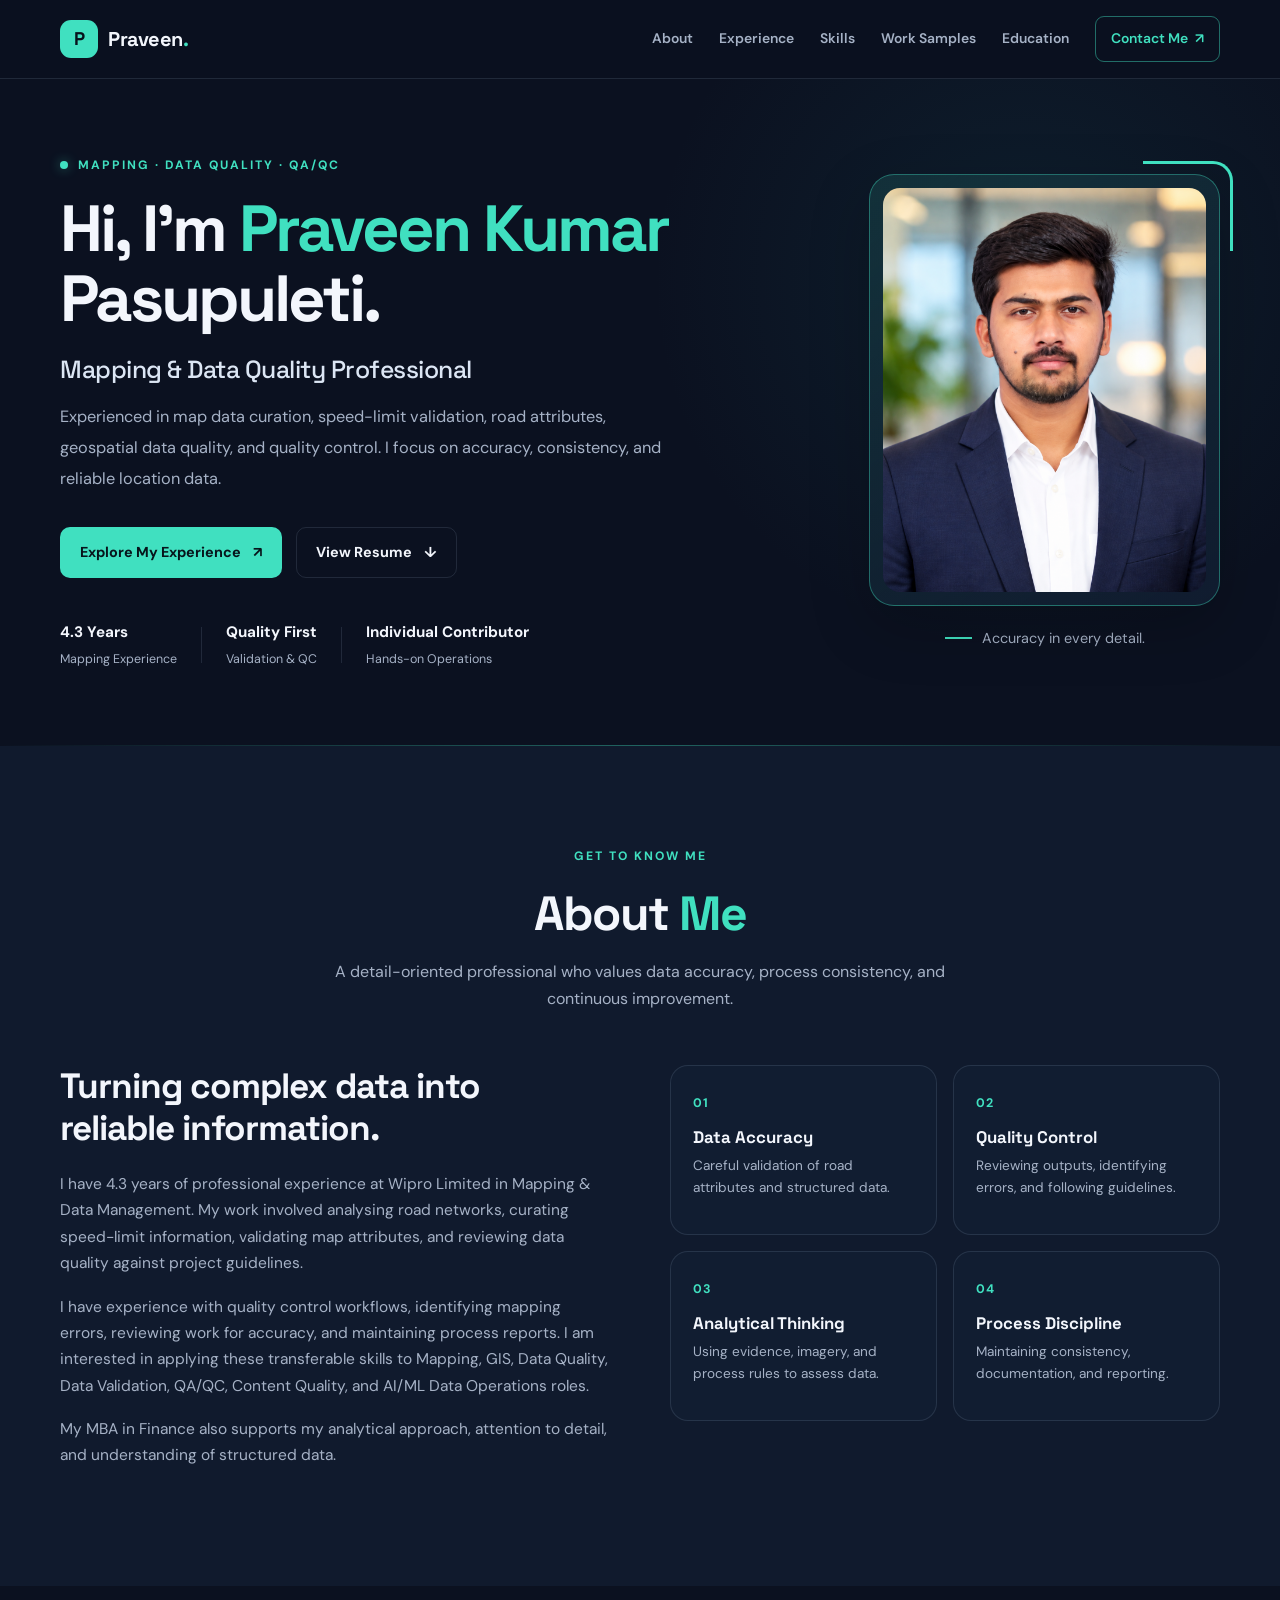
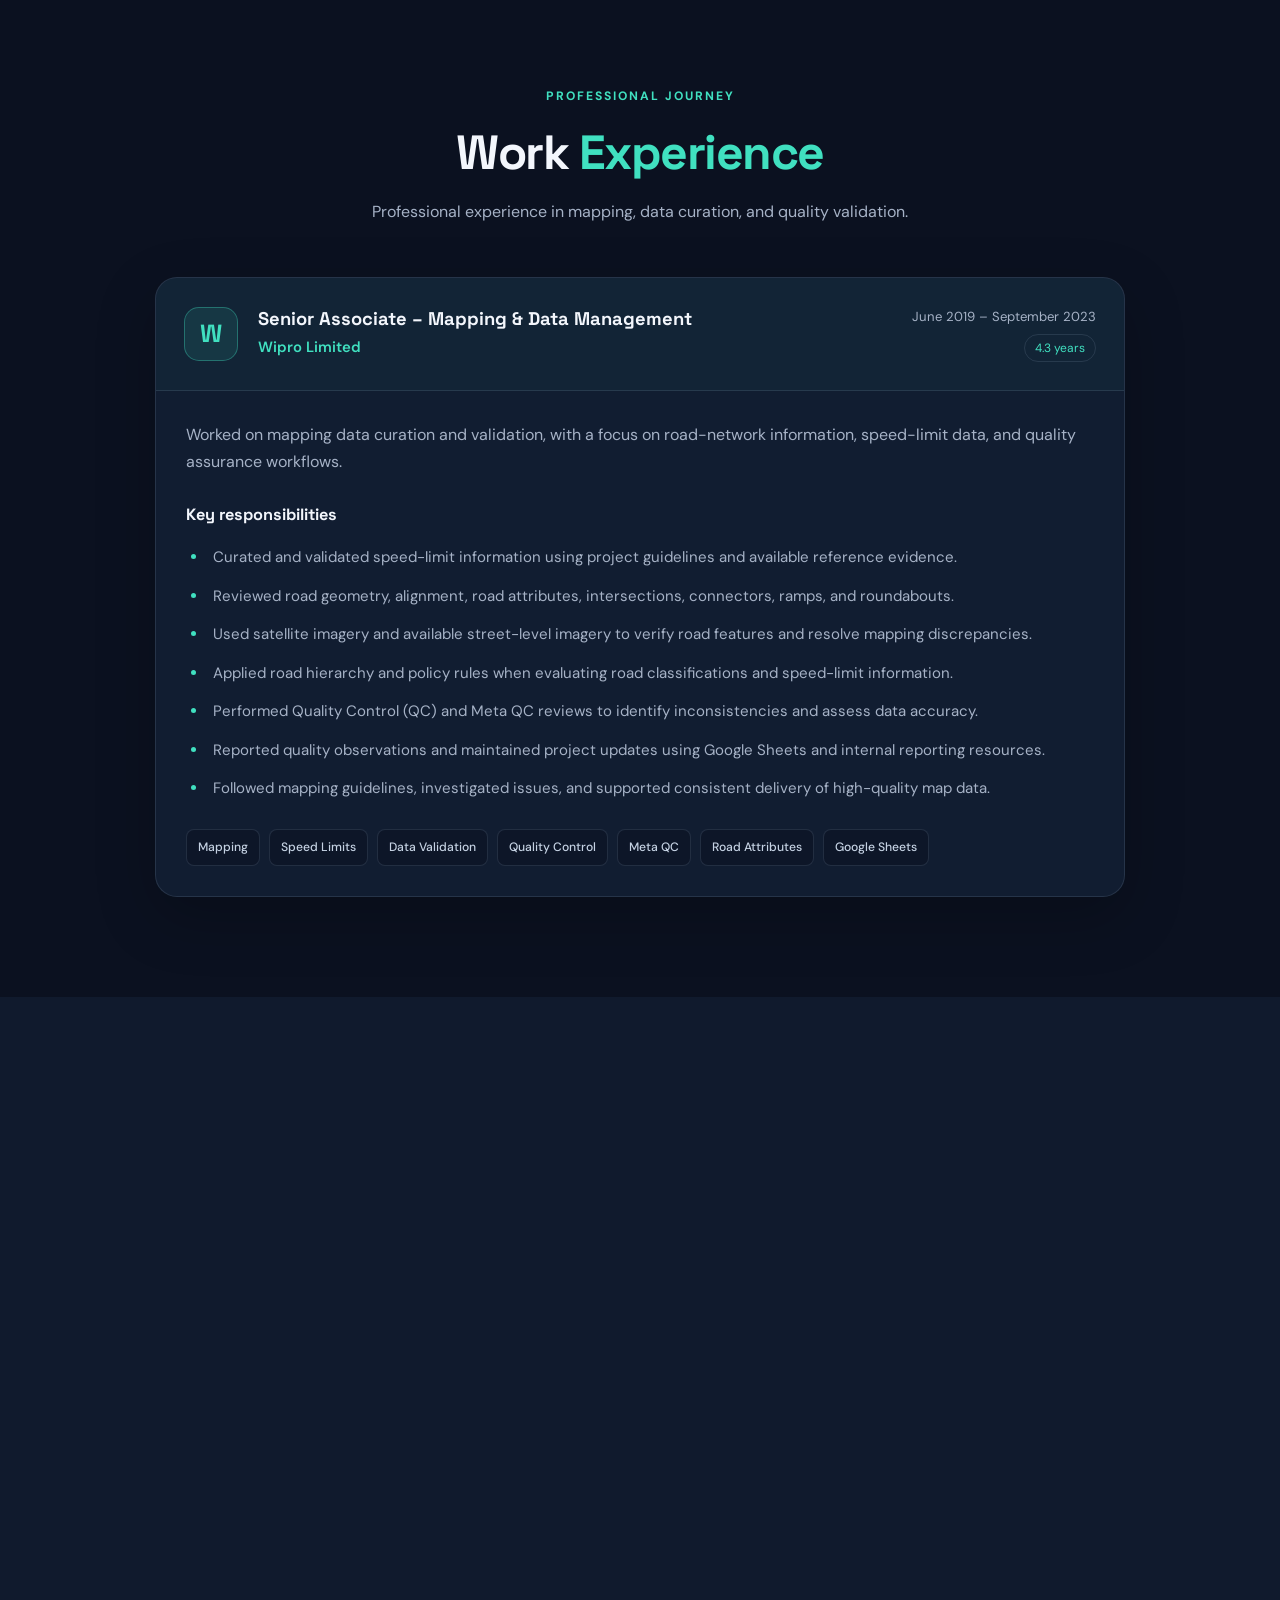
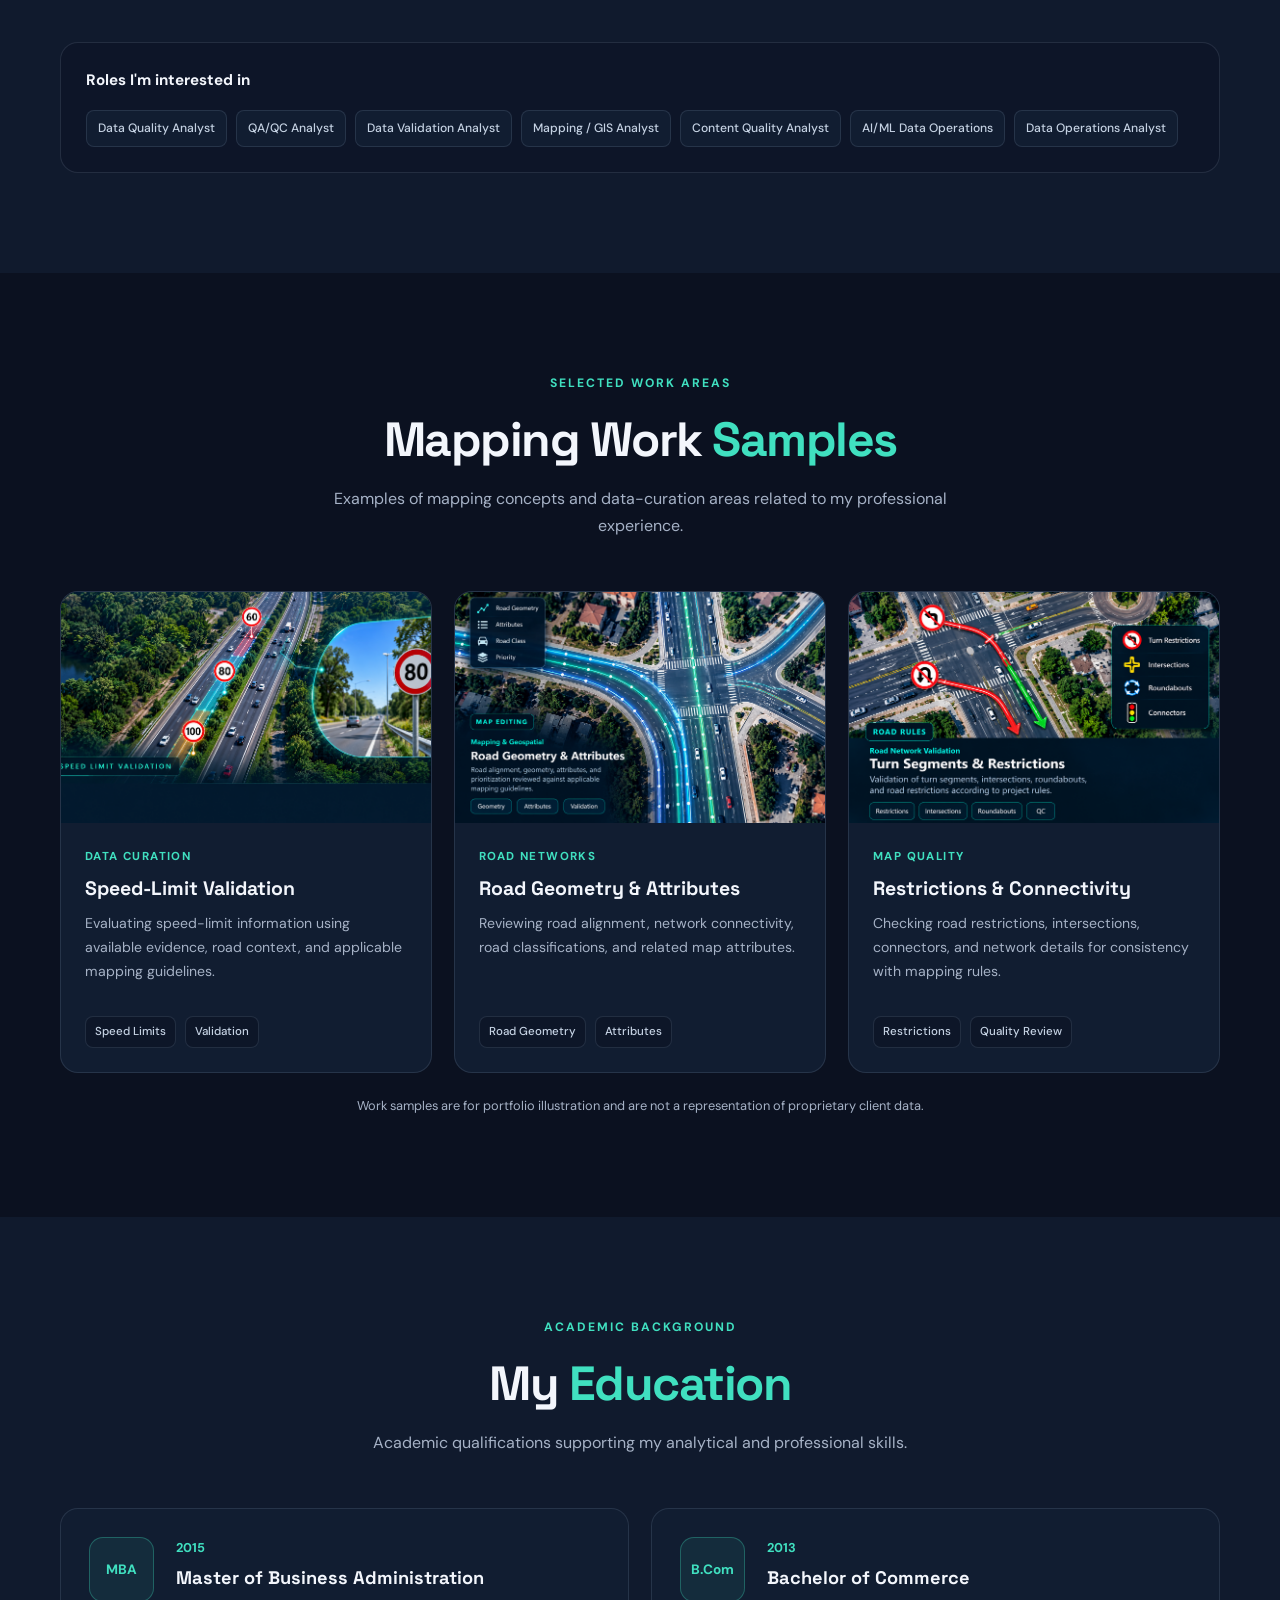
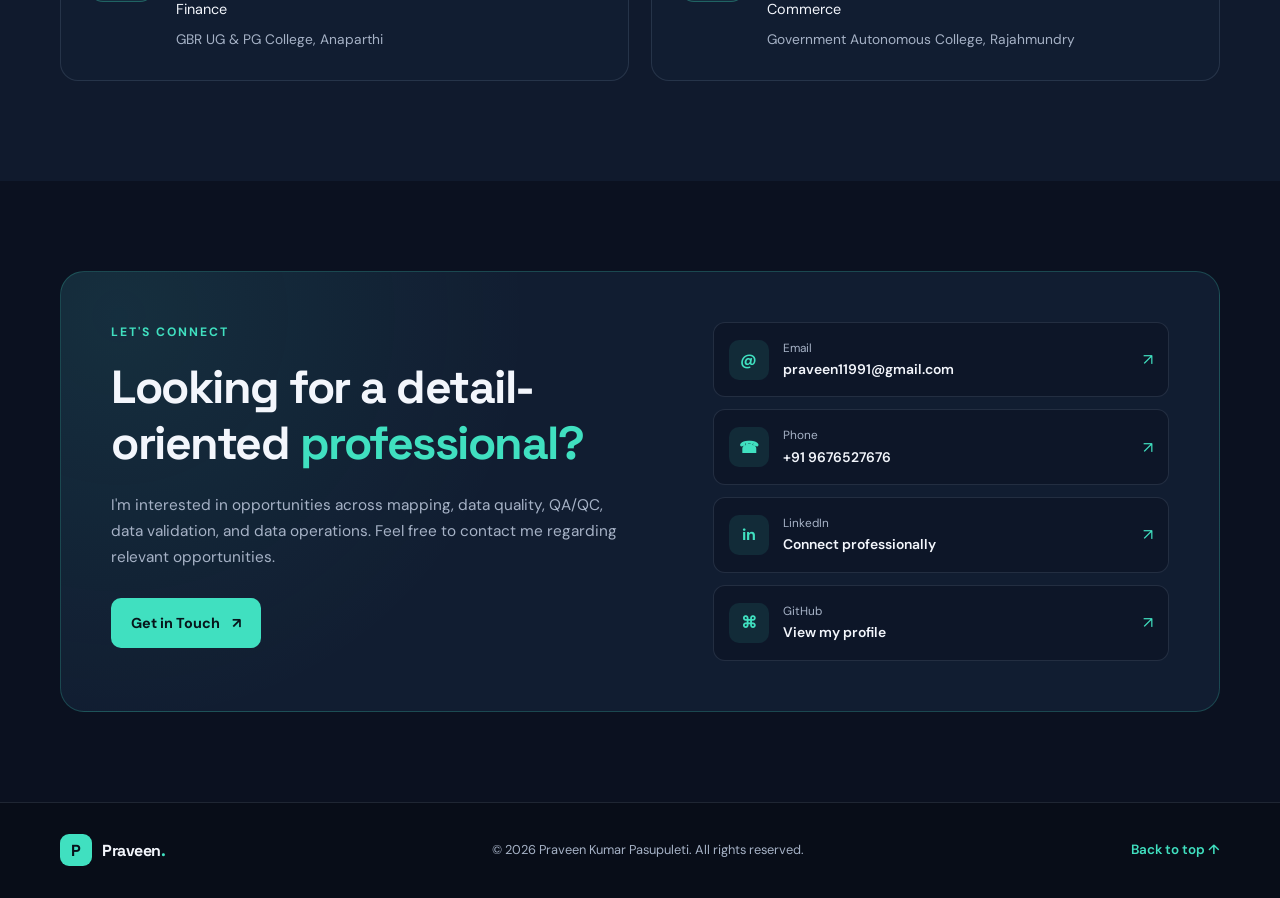
<file: index.html>
<!DOCTYPE html>
<html lang="en">
<head>
  <meta charset="UTF-8">
  <meta name="viewport" content="width=device-width, initial-scale=1.0">
  <meta name="theme-color" content="#0b1120">

  <meta
    name="description"
    content="Portfolio of Praveen Kumar Pasupuleti, a Mapping and Data Quality professional with 4.3 years of experience in map data curation, validation, and quality control."
  >

  <title>Praveen Kumar Pasupuleti | Mapping & Data Quality</title>

  <link rel="preconnect" href="https://fonts.googleapis.com">
  <link rel="preconnect" href="https://fonts.gstatic.com" crossorigin>
  <link
    href="https://fonts.googleapis.com/css2?family=DM+Sans:wght@400;500;600;700&family=Space+Grotesk:wght@400;500;600;700&display=swap"
    rel="stylesheet"
  >

  <link rel="stylesheet" href="styles.css">
  <script src="script.js" defer></script>
</head>

<body>
  <header class="site-header">
    <nav class="navbar container" aria-label="Main navigation">
      <a class="brand" href="#home" aria-label="Praveen portfolio home">
        <span class="brand-mark">P</span>
        <span>Praveen<span class="brand-dot">.</span></span>
      </a>

      <button
        class="menu-toggle"
        id="menuToggle"
        type="button"
        aria-label="Open navigation menu"
        aria-expanded="false"
        aria-controls="navLinks"
      >
        <span></span>
        <span></span>
        <span></span>
      </button>

      <div class="nav-links" id="navLinks">
        <a href="#about">About</a>
        <a href="#experience">Experience</a>
        <a href="#skills">Skills</a>
        <a href="#projects">Work Samples</a>
        <a href="#education">Education</a>
        <a class="nav-contact" href="#contact">Contact Me <span>↗</span></a>
      </div>
    </nav>
  </header>

  <main>
    <!-- Hero -->
    <section class="hero section" id="home">
      <div class="container hero-grid">
        <div class="hero-content">
          <p class="eyebrow">
            <span class="status-dot"></span>
            MAPPING · DATA QUALITY · QA/QC
          </p>

          <h1>
            Hi, I'm <span class="text-accent">Praveen Kumar</span>
            <br>
            Pasupuleti.
          </h1>

          <h2 class="hero-subtitle">
            Mapping &amp; Data Quality Professional
          </h2>

          <p class="hero-description">
            Experienced in map data curation, speed-limit validation,
            road attributes, geospatial data quality, and quality control.
            I focus on accuracy, consistency, and reliable location data.
          </p>

          <div class="hero-actions">
            <a class="btn btn-primary" href="#experience">
              Explore My Experience <span>↗</span>
            </a>

            <a
              class="btn btn-secondary"
              href="assets/Praveen_Kumar_Pasupuleti_Resume.pdf"
              target="_blank"
              rel="noopener noreferrer"
            >
              View Resume <span>↓</span>
            </a>
          </div>

          <div class="hero-highlights">
            <div class="highlight-item">
              <strong>4.3 Years</strong>
              <span>Mapping Experience</span>
            </div>

            <div class="highlight-divider"></div>

            <div class="highlight-item">
              <strong>Quality First</strong>
              <span>Validation &amp; QC</span>
            </div>

            <div class="highlight-divider"></div>

            <div class="highlight-item">
              <strong>Individual Contributor</strong>
              <span>Hands-on Operations</span>
            </div>
          </div>
        </div>

        <div class="hero-visual">
          <div class="portrait-frame">
            <div class="portrait-decoration"></div>
            <img
              class="profile-image"
              src="assets/praveen-profile.png.jpeg"
              alt="Portrait of Praveen Kumar Pasupuleti"
            >
          </div>
          <div class="portrait-caption">
            <span class="caption-line"></span>
            <span>Accuracy in every detail.</span>
          </div>
        </div>
      </div>

      <div class="hero-bottom-line"></div>
    </section>

    <!-- About -->
    <section class="section section-muted" id="about">
      <div class="container">
        <div class="section-heading">
          <p class="eyebrow">GET TO KNOW ME</p>
          <h2>About <span class="text-accent">Me</span></h2>
          <p>
            A detail-oriented professional who values data accuracy,
            process consistency, and continuous improvement.
          </p>
        </div>

        <div class="about-grid">
          <div class="about-copy">
            <h3>Turning complex data into reliable information.</h3>

            <p>
              I have 4.3 years of professional experience at Wipro Limited
              in Mapping &amp; Data Management. My work involved analysing
              road networks, curating speed-limit information, validating
              map attributes, and reviewing data quality against project
              guidelines.
            </p>

            <p>
              I have experience with quality control workflows, identifying
              mapping errors, reviewing work for accuracy, and maintaining
              process reports. I am interested in applying these transferable
              skills to Mapping, GIS, Data Quality, Data Validation, QA/QC,
              Content Quality, and AI/ML Data Operations roles.
            </p>

            <p>
              My MBA in Finance also supports my analytical approach,
              attention to detail, and understanding of structured data.
            </p>
          </div>

          <div class="about-facts">
            <article class="fact-card">
              <span class="fact-number">01</span>
              <h3>Data Accuracy</h3>
              <p>Careful validation of road attributes and structured data.</p>
            </article>

            <article class="fact-card">
              <span class="fact-number">02</span>
              <h3>Quality Control</h3>
              <p>Reviewing outputs, identifying errors, and following guidelines.</p>
            </article>

            <article class="fact-card">
              <span class="fact-number">03</span>
              <h3>Analytical Thinking</h3>
              <p>Using evidence, imagery, and process rules to assess data.</p>
            </article>

            <article class="fact-card">
              <span class="fact-number">04</span>
              <h3>Process Discipline</h3>
              <p>Maintaining consistency, documentation, and reporting.</p>
            </article>
          </div>
        </div>
      </div>
    </section>

    <!-- Experience -->
    <section class="section" id="experience">
      <div class="container">
        <div class="section-heading">
          <p class="eyebrow">PROFESSIONAL JOURNEY</p>
          <h2>Work <span class="text-accent">Experience</span></h2>
          <p>Professional experience in mapping, data curation, and quality validation.</p>
        </div>

        <article class="experience-card">
          <div class="experience-top">
            <div class="company-symbol">W</div>

            <div class="experience-title">
              <h3>Senior Associate – Mapping &amp; Data Management</h3>
              <p class="company-name">Wipro Limited</p>
            </div>

            <div class="experience-date">
              <span>June 2019 – September 2023</span>
              <span class="experience-duration">4.3 years</span>
            </div>
          </div>

          <div class="experience-body">
            <p class="experience-intro">
              Worked on mapping data curation and validation, with a focus
              on road-network information, speed-limit data, and quality
              assurance workflows.
            </p>

            <h4>Key responsibilities</h4>

            <ul class="responsibility-list">
              <li>
                Curated and validated speed-limit information using project
                guidelines and available reference evidence.
              </li>
              <li>
                Reviewed road geometry, alignment, road attributes,
                intersections, connectors, ramps, and roundabouts.
              </li>
              <li>
                Used satellite imagery and available street-level imagery
                to verify road features and resolve mapping discrepancies.
              </li>
              <li>
                Applied road hierarchy and policy rules when evaluating
                road classifications and speed-limit information.
              </li>
              <li>
                Performed Quality Control (QC) and Meta QC reviews to
                identify inconsistencies and assess data accuracy.
              </li>
              <li>
                Reported quality observations and maintained project
                updates using Google Sheets and internal reporting resources.
              </li>
              <li>
                Followed mapping guidelines, investigated issues, and
                supported consistent delivery of high-quality map data.
              </li>
            </ul>

            <div class="experience-tags">
              <span>Mapping</span>
              <span>Speed Limits</span>
              <span>Data Validation</span>
              <span>Quality Control</span>
              <span>Meta QC</span>
              <span>Road Attributes</span>
              <span>Google Sheets</span>
            </div>
          </div>
        </article>
      </div>
    </section>

    <!-- Skills -->
    <section class="section section-muted" id="skills">
      <div class="container">
        <div class="section-heading">
          <p class="eyebrow">WHAT I BRING</p>
          <h2>Skills &amp; <span class="text-accent">Expertise</span></h2>
          <p>Core capabilities relevant to mapping and transferable quality roles.</p>
        </div>

        <div class="skills-grid">
          <article class="skill-card">
            <div class="skill-icon">⌖</div>
            <h3>Mapping &amp; Geospatial</h3>
            <ul>
              <li>Speed-limit curation</li>
              <li>Road geometry and alignment</li>
              <li>Road attributes and hierarchy</li>
              <li>Intersections and restrictions</li>
              <li>Imagery-based verification</li>
            </ul>
          </article>

          <article class="skill-card">
            <div class="skill-icon">✓</div>
            <h3>Data Quality &amp; QA/QC</h3>
            <ul>
              <li>Quality Control (QC)</li>
              <li>Meta QC reviews</li>
              <li>Data validation</li>
              <li>Error identification</li>
              <li>Guideline compliance</li>
            </ul>
          </article>

          <article class="skill-card">
            <div class="skill-icon">▤</div>
            <h3>Tools &amp; Reporting</h3>
            <ul>
              <li>Atlas mapping tool</li>
              <li>MapsKB / internal guidelines</li>
              <li>Google Sheets</li>
              <li>Microsoft Excel</li>
              <li>Project quality reporting</li>
            </ul>
          </article>

          <article class="skill-card">
            <div class="skill-icon">⌘</div>
            <h3>Additional Learning</h3>
            <ul>
              <li>HTML and CSS</li>
              <li>JavaScript fundamentals</li>
              <li>React.js fundamentals</li>
              <li>Git and GitHub</li>
              <li>Web development concepts</li>
            </ul>
          </article>
        </div>

        <div class="target-roles">
          <p class="target-roles-label">Roles I'm interested in</p>
          <div class="role-chips">
            <span>Data Quality Analyst</span>
            <span>QA/QC Analyst</span>
            <span>Data Validation Analyst</span>
            <span>Mapping / GIS Analyst</span>
            <span>Content Quality Analyst</span>
            <span>AI/ML Data Operations</span>
            <span>Data Operations Analyst</span>
          </div>
        </div>
      </div>
    </section>

    <!-- Mapping Work Samples -->
    <section class="section" id="projects">
      <div class="container">
        <div class="section-heading">
          <p class="eyebrow">SELECTED WORK AREAS</p>
          <h2>Mapping Work <span class="text-accent">Samples</span></h2>
          <p>
            Examples of mapping concepts and data-curation areas related
            to my professional experience.
          </p>
        </div>

        <div class="projects-grid">
          <article class="project-card">
            <div class="project-image">
              <img
                src="assets/mapping-speed-limits.png"
                alt="Speed-limit mapping work sample"
                loading="lazy"
              >
            </div>
            <div class="project-content">
              <p class="project-category">DATA CURATION</p>
              <h3>Speed-Limit Validation</h3>
              <p>
                Evaluating speed-limit information using available evidence,
                road context, and applicable mapping guidelines.
              </p>
              <div class="project-tags">
                <span>Speed Limits</span>
                <span>Validation</span>
              </div>
            </div>
          </article>

          <article class="project-card">
            <div class="project-image">
              <img
                src="assets/mapping-geometry.jpg"
                alt="Road geometry and alignment mapping work sample"
                loading="lazy"
              >
            </div>
            <div class="project-content">
              <p class="project-category">ROAD NETWORKS</p>
              <h3>Road Geometry &amp; Attributes</h3>
              <p>
                Reviewing road alignment, network connectivity, road
                classifications, and related map attributes.
              </p>
              <div class="project-tags">
                <span>Road Geometry</span>
                <span>Attributes</span>
              </div>
            </div>
          </article>

          <article class="project-card">
            <div class="project-image">
              <img
                src="assets/mapping-restrictions.jpg"
                alt="Road restrictions and turn-segment mapping work sample"
                loading="lazy"
              >
            </div>
            <div class="project-content">
              <p class="project-category">MAP QUALITY</p>
              <h3>Restrictions &amp; Connectivity</h3>
              <p>
                Checking road restrictions, intersections, connectors,
                and network details for consistency with mapping rules.
              </p>
              <div class="project-tags">
                <span>Restrictions</span>
                <span>Quality Review</span>
              </div>
            </div>
          </article>
        </div>

        <p class="project-disclaimer">
          Work samples are for portfolio illustration and are not a
          representation of proprietary client data.
        </p>
      </div>
    </section>

    <!-- Education -->
    <section class="section section-muted" id="education">
      <div class="container">
        <div class="section-heading">
          <p class="eyebrow">ACADEMIC BACKGROUND</p>
          <h2>My <span class="text-accent">Education</span></h2>
          <p>Academic qualifications supporting my analytical and professional skills.</p>
        </div>

        <div class="education-grid">
          <article class="education-card">
            <div class="education-icon">MBA</div>
            <div>
              <p class="education-year">2015</p>
              <h3>Master of Business Administration</h3>
              <p class="education-specialization">Finance</p>
              <p class="education-institution">GBR UG &amp; PG College, Anaparthi</p>
            </div>
          </article>

          <article class="education-card">
            <div class="education-icon">B.Com</div>
            <div>
              <p class="education-year">2013</p>
              <h3>Bachelor of Commerce</h3>
              <p class="education-specialization">Commerce</p>
              <p class="education-institution">
                Government Autonomous College, Rajahmundry
              </p>
            </div>
          </article>
        </div>
      </div>
    </section>

    <!-- Contact -->
    <section class="section contact-section" id="contact">
      <div class="container">
        <div class="contact-panel">
          <div class="contact-copy">
            <p class="eyebrow">LET'S CONNECT</p>
            <h2>Looking for a detail-oriented <span class="text-accent">professional?</span></h2>
            <p>
              I'm interested in opportunities across mapping, data quality,
              QA/QC, data validation, and data operations. Feel free to
              contact me regarding relevant opportunities.
            </p>

            <a class="btn btn-primary" href="mailto:praveen11991@gmail.com">
              Get in Touch <span>↗</span>
            </a>
          </div>

          <div class="contact-links">
            <a class="contact-link" href="mailto:praveen11991@gmail.com">
              <span class="contact-link-icon">@</span>
              <span>
                <small>Email</small>
                <strong>praveen11991@gmail.com</strong>
              </span>
              <span class="contact-arrow">↗</span>
            </a>

            <a class="contact-link" href="tel:+919676527676">
              <span class="contact-link-icon">☎</span>
              <span>
                <small>Phone</small>
                <strong>+91 9676527676</strong>
              </span>
              <span class="contact-arrow">↗</span>
            </a>

            <a
              class="contact-link"
              href="https://www.linkedin.com/in/praveen-kumar-pasupuleti-a429a211a"
              target="_blank"
              rel="noopener noreferrer"
            >
              <span class="contact-link-icon">in</span>
              <span>
                <small>LinkedIn</small>
                <strong>Connect professionally</strong>
              </span>
              <span class="contact-arrow">↗</span>
            </a>

            <a
              class="contact-link"
              href="https://github.com/kumarpasu"
              target="_blank"
              rel="noopener noreferrer"
            >
              <span class="contact-link-icon">⌘</span>
              <span>
                <small>GitHub</small>
                <strong>View my profile</strong>
              </span>
              <span class="contact-arrow">↗</span>
            </a>
          </div>
        </div>
      </div>
    </section>
  </main>

  <footer class="site-footer">
    <div class="container footer-content">
      <a class="brand footer-brand" href="#home">
        <span class="brand-mark">P</span>
        <span>Praveen<span class="brand-dot">.</span></span>
      </a>

      <p>© <span id="currentYear"></span> Praveen Kumar Pasupuleti. All rights reserved.</p>

      <a class="back-to-top" href="#home">Back to top ↑</a>
    </div>
  </footer>
</body>
</html>
</file>
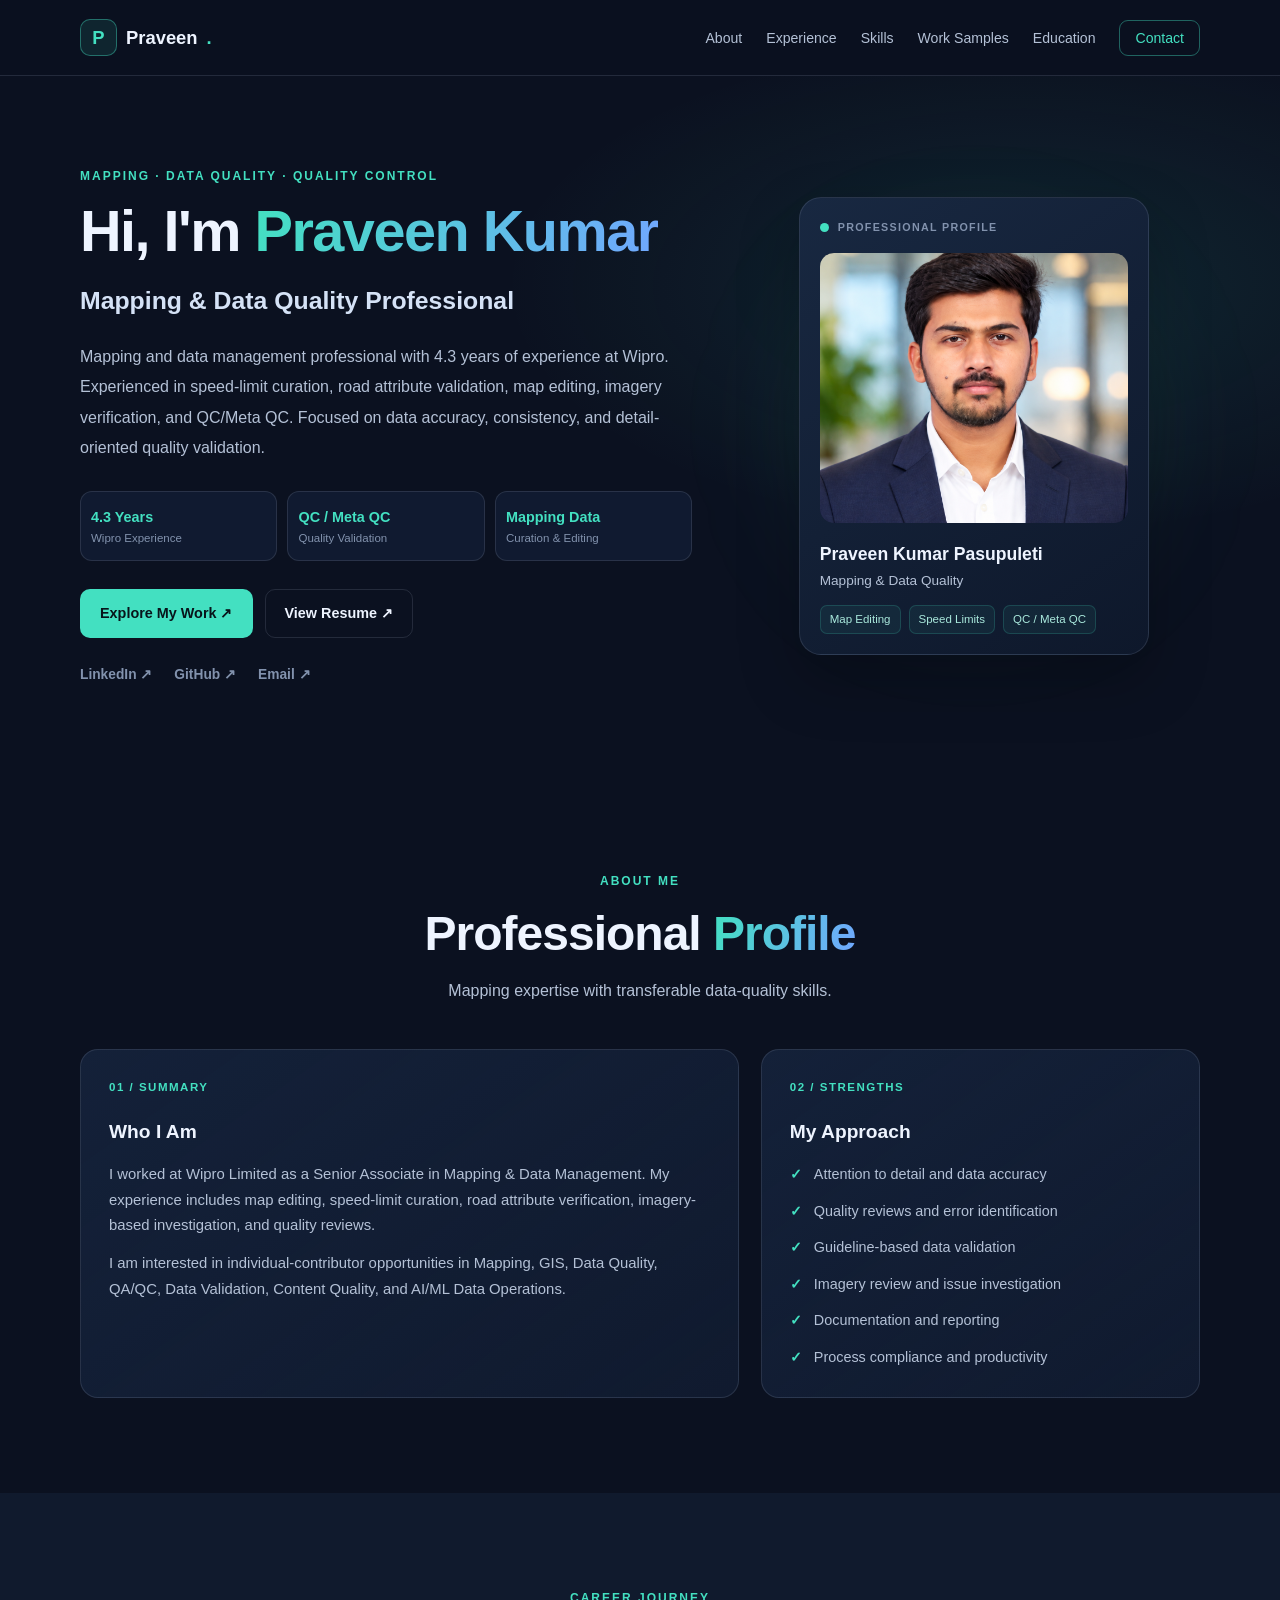
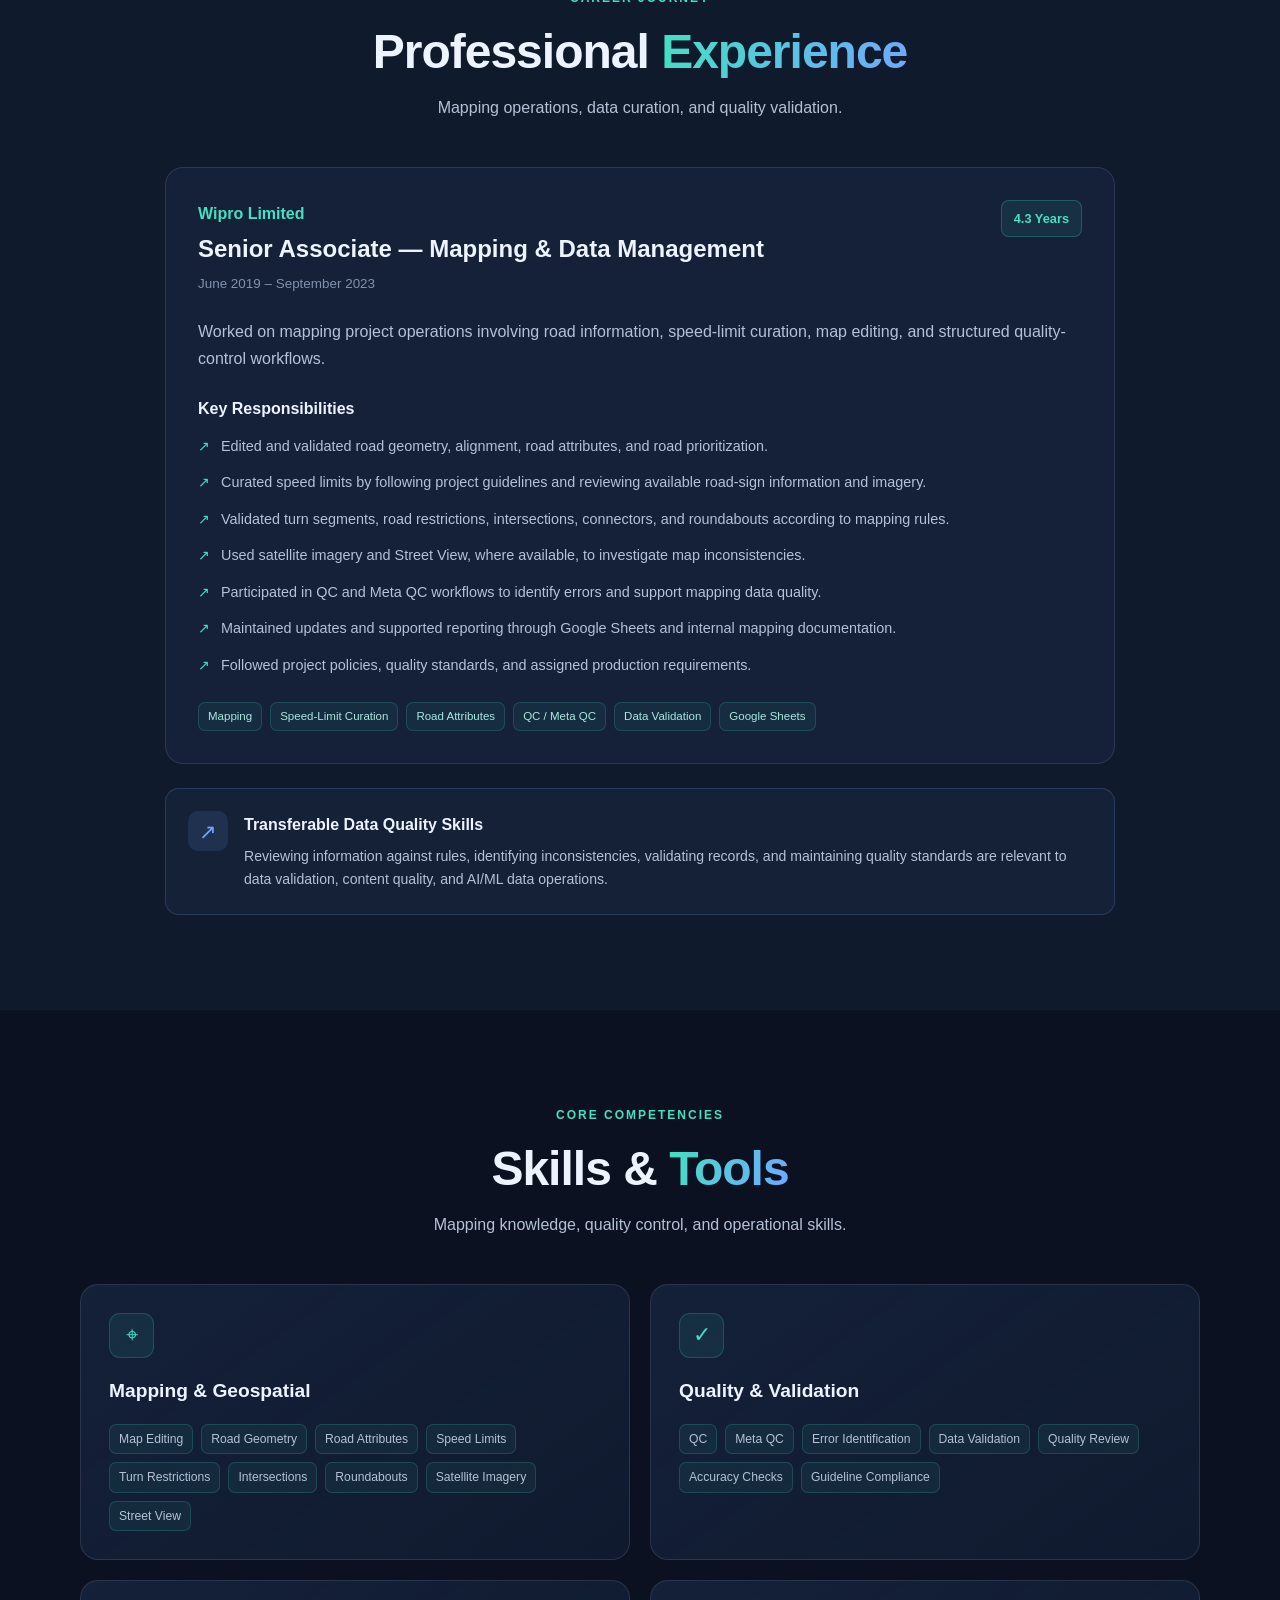
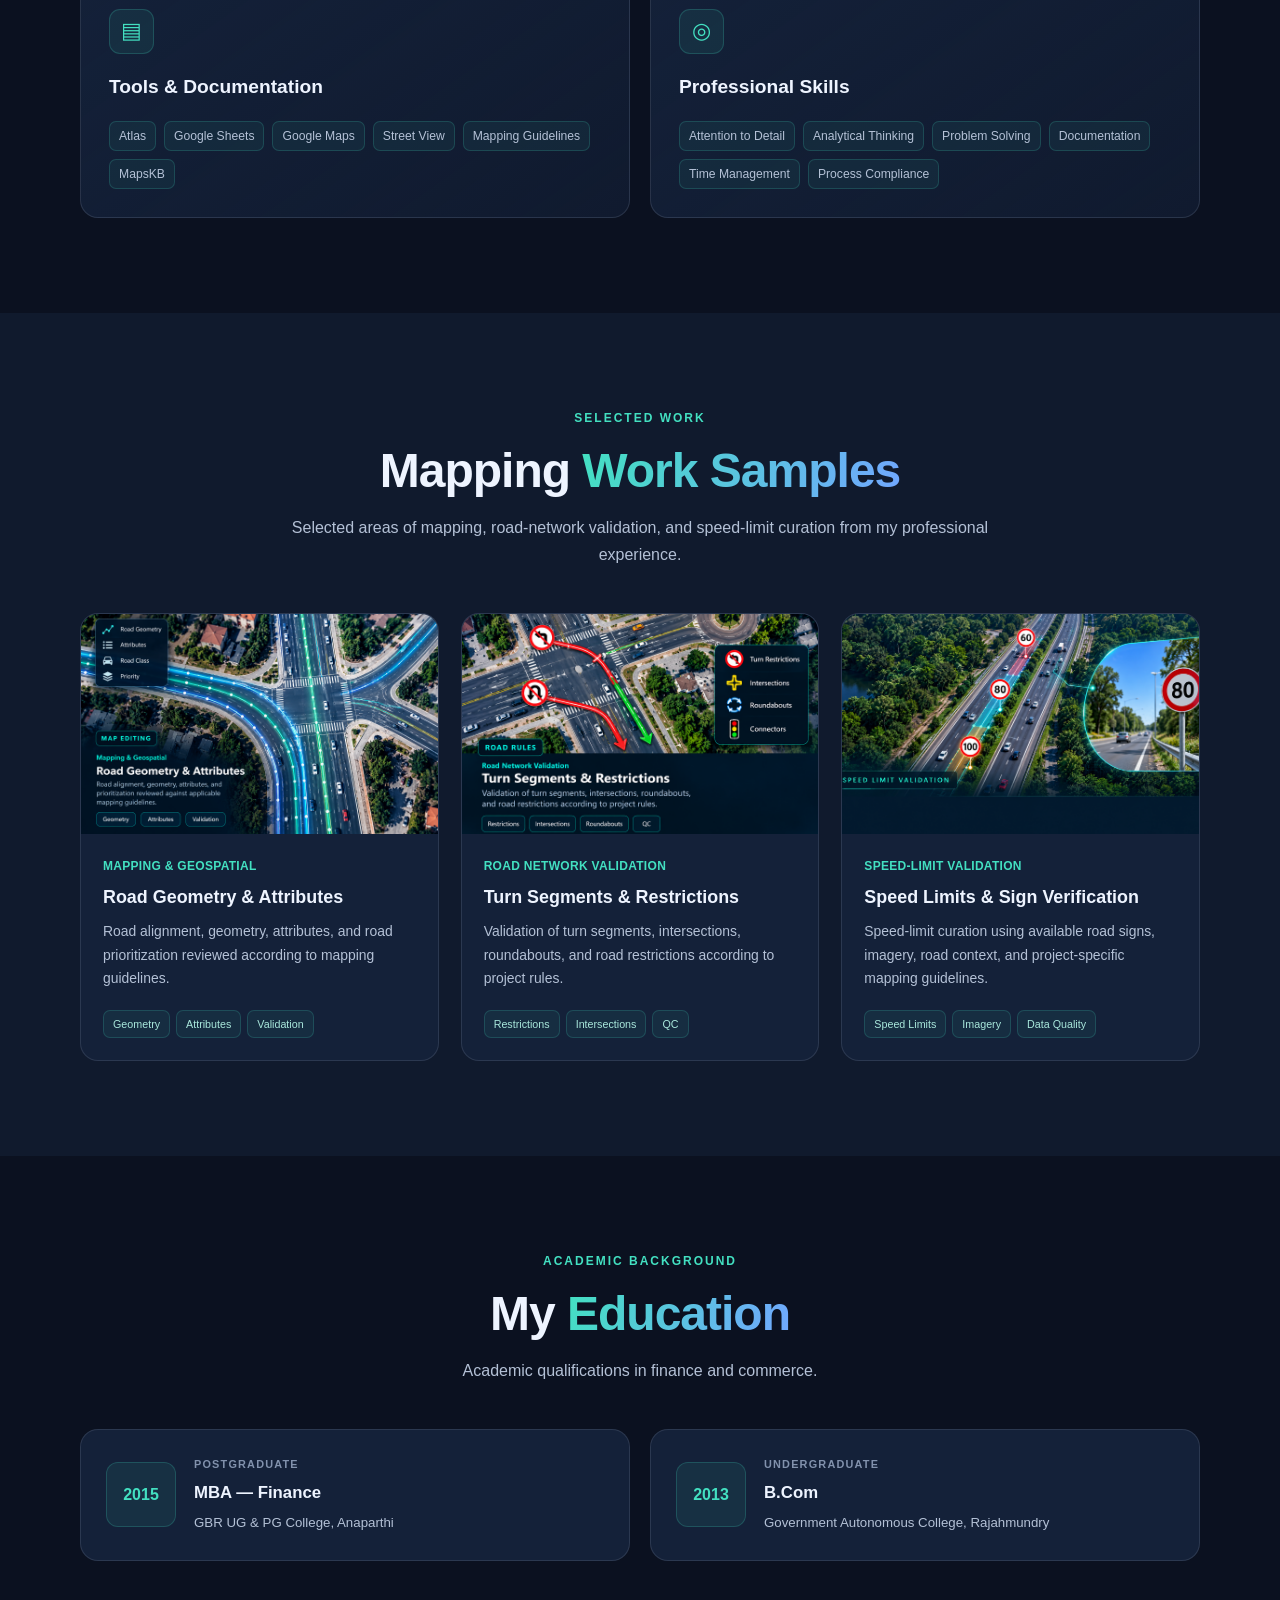
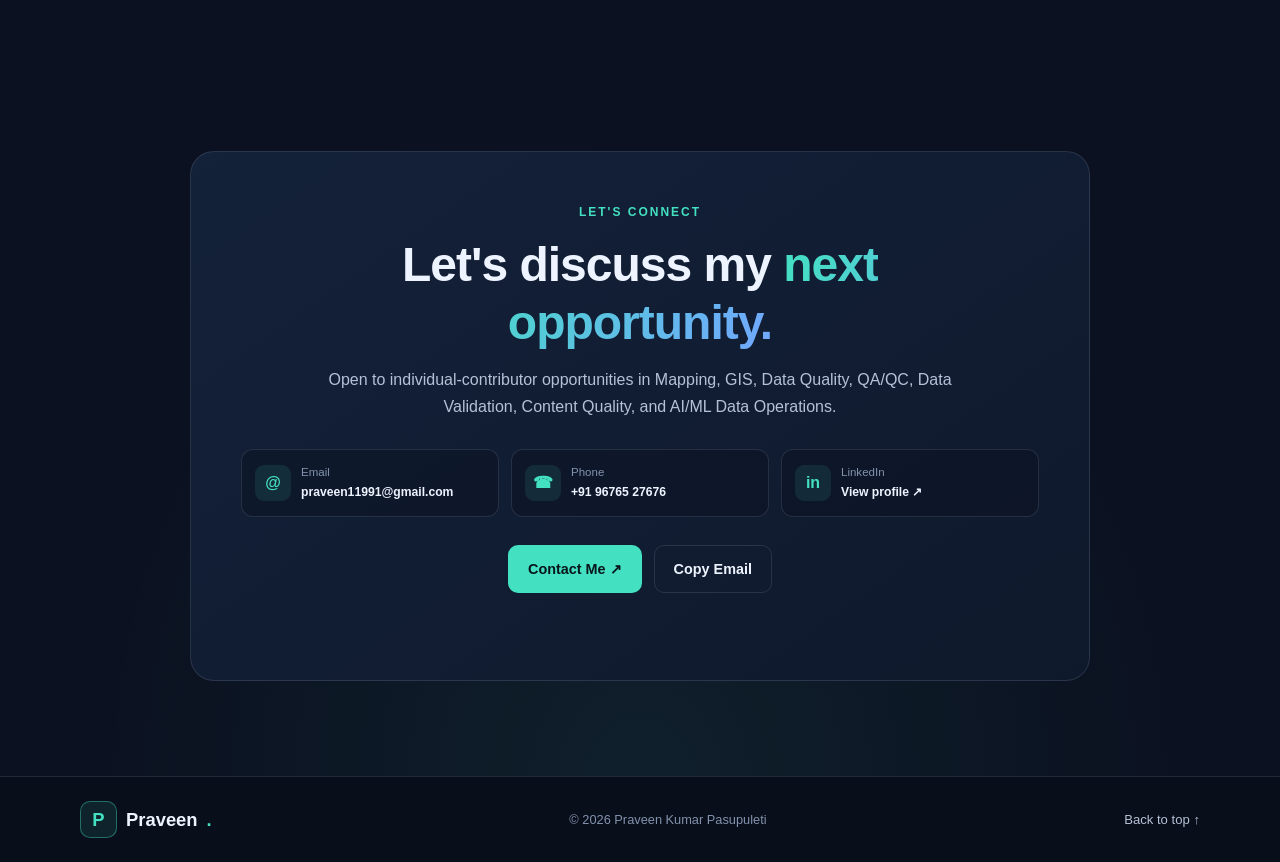
<file: praveen_portfolio/index.html>
<!DOCTYPE html>
<html lang="en">
<head>
  <meta charset="UTF-8">
  <meta name="viewport" content="width=device-width, initial-scale=1.0">
  <meta name="theme-color" content="#0b1120">
  <meta name="description" content="Praveen Kumar Pasupuleti — Mapping, GIS, data quality and quality control professional with 4.3 years of experience.">
  <title>Praveen Kumar Pasupuleti | Portfolio</title>
  <link rel="stylesheet" href="styles.css">
  <script src="script.js" defer></script>
</head>
<body>

<header class="header">
  <nav class="navbar container" aria-label="Main navigation">
    <a href="#home" class="logo">
      <span class="logo-mark">P</span>
      Praveen<span class="accent">.</span>
    </a>

    <button class="menu-toggle" id="menu-toggle"
      aria-label="Open navigation" aria-expanded="false"
      aria-controls="nav-links">
      <span></span><span></span><span></span>
    </button>

    <ul class="nav-links" id="nav-links">
      <li><a href="#about">About</a></li>
      <li><a href="#experience">Experience</a></li>
      <li><a href="#skills">Skills</a></li>
      <li><a href="#projects">Work Samples</a></li>
      <li><a href="#education">Education</a></li>
      <li><a href="#contact" class="nav-cta">Contact</a></li>
    </ul>
  </nav>
</header>

<main>
  <!-- HERO -->
  <section class="hero section" id="home">
    <div class="container hero-grid">

      <div class="hero-content">
        <p class="eyebrow">MAPPING · DATA QUALITY · QUALITY CONTROL</p>

        <h1>Hi, I'm <span class="gradient">Praveen Kumar</span></h1>
        <h2>Mapping &amp; Data Quality Professional</h2>

        <p class="hero-description">
          Mapping and data management professional with 4.3 years of
          experience at Wipro. Experienced in speed-limit curation,
          road attribute validation, map editing, imagery verification,
          and QC/Meta QC. Focused on data accuracy, consistency,
          and detail-oriented quality validation.
        </p>

        <div class="stats">
          <div class="stat">
            <strong>4.3 Years</strong>
            <span>Wipro Experience</span>
          </div>
          <div class="stat">
            <strong>QC / Meta QC</strong>
            <span>Quality Validation</span>
          </div>
          <div class="stat">
            <strong>Mapping Data</strong>
            <span>Curation &amp; Editing</span>
          </div>
        </div>

        <div class="hero-actions">
          <a href="#projects" class="btn btn-primary">Explore My Work ↗</a>
          <a href="assets/Praveen_Kumar_Pasupuleti_Resume.pdf"
             class="btn btn-outline" target="_blank"
             rel="noopener noreferrer">View Resume ↗</a>
        </div>

        <div class="social-links">
          <a href="https://www.linkedin.com/in/praveen-kumar-pasupuleti-a429a211a"
             target="_blank" rel="noopener noreferrer">LinkedIn ↗</a>
          <a href="https://github.com/kumarpasu"
             target="_blank" rel="noopener noreferrer">GitHub ↗</a>
          <a href="mailto:praveen11991@gmail.com">Email ↗</a>
        </div>
      </div>

      <!-- PROFILE: floating cards removed -->
      <div class="hero-visual">
        <div class="glow"></div>

        <article class="profile-card">
          <p class="profile-label">
            <span class="status-dot"></span>
            PROFESSIONAL PROFILE
          </p>

          <img
            class="profile-photo"
            src="assets/praveen-profile.png.jpeg"
            alt="Praveen Kumar Pasupuleti"
          >

          <div class="profile-details">
            <h3>Praveen Kumar Pasupuleti</h3>
            <p>Mapping &amp; Data Quality</p>

            <div class="tags">
              <span>Map Editing</span>
              <span>Speed Limits</span>
              <span>QC / Meta QC</span>
            </div>
          </div>
        </article>
      </div>

    </div>
  </section>

  <!-- ABOUT -->
  <section class="section" id="about">
    <div class="container">
      <div class="section-heading">
        <p class="eyebrow">ABOUT ME</p>
        <h2>Professional <span class="gradient">Profile</span></h2>
        <p>Mapping expertise with transferable data-quality skills.</p>
      </div>

      <div class="two-column">
        <article class="panel">
          <p class="card-label">01 / SUMMARY</p>
          <h3>Who I Am</h3>

          <p>
            I worked at Wipro Limited as a Senior Associate in Mapping
            &amp; Data Management. My experience includes map editing,
            speed-limit curation, road attribute verification,
            imagery-based investigation, and quality reviews.
          </p>

          <p>
            I am interested in individual-contributor opportunities
            in Mapping, GIS, Data Quality, QA/QC, Data Validation,
            Content Quality, and AI/ML Data Operations.
          </p>
        </article>

        <article class="panel">
          <p class="card-label">02 / STRENGTHS</p>
          <h3>My Approach</h3>

          <ul class="check-list">
            <li>Attention to detail and data accuracy</li>
            <li>Quality reviews and error identification</li>
            <li>Guideline-based data validation</li>
            <li>Imagery review and issue investigation</li>
            <li>Documentation and reporting</li>
            <li>Process compliance and productivity</li>
          </ul>
        </article>
      </div>
    </div>
  </section>

  <!-- EXPERIENCE -->
  <section class="section section-alt" id="experience">
    <div class="container">
      <div class="section-heading">
        <p class="eyebrow">CAREER JOURNEY</p>
        <h2>Professional <span class="gradient">Experience</span></h2>
        <p>Mapping operations, data curation, and quality validation.</p>
      </div>

      <article class="experience-card">
        <div class="experience-heading">
          <div>
            <p class="company-name">Wipro Limited</p>
            <h3>Senior Associate — Mapping &amp; Data Management</h3>
            <p class="muted">June 2019 – September 2023</p>
          </div>
          <span class="experience-badge">4.3 Years</span>
        </div>

        <p class="experience-intro">
          Worked on mapping project operations involving road information,
          speed-limit curation, map editing, and structured quality-control
          workflows.
        </p>

        <h4>Key Responsibilities</h4>

        <ul class="responsibility-list">
          <li>Edited and validated road geometry, alignment, road attributes, and road prioritization.</li>
          <li>Curated speed limits by following project guidelines and reviewing available road-sign information and imagery.</li>
          <li>Validated turn segments, road restrictions, intersections, connectors, and roundabouts according to mapping rules.</li>
          <li>Used satellite imagery and Street View, where available, to investigate map inconsistencies.</li>
          <li>Participated in QC and Meta QC workflows to identify errors and support mapping data quality.</li>
          <li>Maintained updates and supported reporting through Google Sheets and internal mapping documentation.</li>
          <li>Followed project policies, quality standards, and assigned production requirements.</li>
        </ul>

        <div class="tags">
          <span>Mapping</span>
          <span>Speed-Limit Curation</span>
          <span>Road Attributes</span>
          <span>QC / Meta QC</span>
          <span>Data Validation</span>
          <span>Google Sheets</span>
        </div>
      </article>

      <article class="transfer-card">
        <span class="transfer-symbol">↗</span>
        <div>
          <h3>Transferable Data Quality Skills</h3>
          <p>
            Reviewing information against rules, identifying inconsistencies,
            validating records, and maintaining quality standards are
            relevant to data validation, content quality, and AI/ML
            data operations.
          </p>
        </div>
      </article>
    </div>
  </section>

  <!-- SKILLS -->
  <section class="section" id="skills">
    <div class="container">
      <div class="section-heading">
        <p class="eyebrow">CORE COMPETENCIES</p>
        <h2>Skills &amp; <span class="gradient">Tools</span></h2>
        <p>Mapping knowledge, quality control, and operational skills.</p>
      </div>

      <div class="skills-grid">
        <article class="panel skill-card">
          <div class="skill-icon">⌖</div>
          <h3>Mapping &amp; Geospatial</h3>
          <div class="tags">
            <span>Map Editing</span>
            <span>Road Geometry</span>
            <span>Road Attributes</span>
            <span>Speed Limits</span>
            <span>Turn Restrictions</span>
            <span>Intersections</span>
            <span>Roundabouts</span>
            <span>Satellite Imagery</span>
            <span>Street View</span>
          </div>
        </article>

        <article class="panel skill-card">
          <div class="skill-icon">✓</div>
          <h3>Quality &amp; Validation</h3>
          <div class="tags">
            <span>QC</span>
            <span>Meta QC</span>
            <span>Error Identification</span>
            <span>Data Validation</span>
            <span>Quality Review</span>
            <span>Accuracy Checks</span>
            <span>Guideline Compliance</span>
          </div>
        </article>

        <article class="panel skill-card">
          <div class="skill-icon">▤</div>
          <h3>Tools &amp; Documentation</h3>
          <div class="tags">
            <span>Atlas</span>
            <span>Google Sheets</span>
            <span>Google Maps</span>
            <span>Street View</span>
            <span>Mapping Guidelines</span>
            <span>MapsKB</span>
          </div>
        </article>

        <article class="panel skill-card">
          <div class="skill-icon">◎</div>
          <h3>Professional Skills</h3>
          <div class="tags">
            <span>Attention to Detail</span>
            <span>Analytical Thinking</span>
            <span>Problem Solving</span>
            <span>Documentation</span>
            <span>Time Management</span>
            <span>Process Compliance</span>
          </div>
        </article>
      </div>
    </div>
  </section>

  <!-- WORK SAMPLES -->
  <section class="section section-alt" id="projects">
    <div class="container">
      <div class="section-heading">
        <p class="eyebrow">SELECTED WORK</p>
        <h2>Mapping <span class="gradient">Work Samples</span></h2>
        <p>
          Selected areas of mapping, road-network validation,
          and speed-limit curation from my professional experience.
        </p>
      </div>

      <div class="projects-grid">

        <article class="project-card">
          <div class="project-image">
            <img
              src="assets/mapping-geometry.jpg"
              alt="Road geometry and attribute validation"
              loading="lazy"
            >
          </div>

          <div class="project-content">
            <p class="project-category">MAPPING &amp; GEOSPATIAL</p>
            <h3>Road Geometry &amp; Attributes</h3>
            <p>
              Road alignment, geometry, attributes, and road prioritization
              reviewed according to mapping guidelines.
            </p>
            <div class="tags">
              <span>Geometry</span>
              <span>Attributes</span>
              <span>Validation</span>
            </div>
          </div>
        </article>

        <article class="project-card">
          <div class="project-image">
            <img
              src="assets/mapping-restrictions.jpg"
              alt="Turn segments and road restrictions"
              loading="lazy"
            >
          </div>

          <div class="project-content">
            <p class="project-category">ROAD NETWORK VALIDATION</p>
            <h3>Turn Segments &amp; Restrictions</h3>
            <p>
              Validation of turn segments, intersections, roundabouts,
              and road restrictions according to project rules.
            </p>
            <div class="tags">
              <span>Restrictions</span>
              <span>Intersections</span>
              <span>QC</span>
            </div>
          </div>
        </article>

        <article class="project-card">
          <div class="project-image">
            <img
              src="assets/mapping-speed-limits.png"
              alt="Speed-limit curation and road-sign verification"
              loading="lazy"
            >
          </div>

          <div class="project-content">
            <p class="project-category">SPEED-LIMIT VALIDATION</p>
            <h3>Speed Limits &amp; Sign Verification</h3>
            <p>
              Speed-limit curation using available road signs, imagery,
              road context, and project-specific mapping guidelines.
            </p>
            <div class="tags">
              <span>Speed Limits</span>
              <span>Imagery</span>
              <span>Data Quality</span>
            </div>
          </div>
        </article>

      </div>
    </div>
  </section>

  <!-- EDUCATION -->
  <section class="section" id="education">
    <div class="container">
      <div class="section-heading">
        <p class="eyebrow">ACADEMIC BACKGROUND</p>
        <h2>My <span class="gradient">Education</span></h2>
        <p>Academic qualifications in finance and commerce.</p>
      </div>

      <div class="education-grid">
        <article class="education-card">
          <div class="education-year">2015</div>
          <div>
            <p class="education-level">POSTGRADUATE</p>
            <h3>MBA — Finance</h3>
            <p>GBR UG &amp; PG College, Anaparthi</p>
          </div>
        </article>

        <article class="education-card">
          <div class="education-year">2013</div>
          <div>
            <p class="education-level">UNDERGRADUATE</p>
            <h3>B.Com</h3>
            <p>Government Autonomous College, Rajahmundry</p>
          </div>
        </article>
      </div>
    </div>
  </section>

  <!-- CONTACT -->
  <section class="section contact-section" id="contact">
    <div class="container">
      <div class="contact-card">
        <p class="eyebrow">LET'S CONNECT</p>
        <h2>Let's discuss my <span class="gradient">next opportunity.</span></h2>
        <p class="contact-description">
          Open to individual-contributor opportunities in Mapping, GIS,
          Data Quality, QA/QC, Data Validation, Content Quality,
          and AI/ML Data Operations.
        </p>

        <div class="contact-grid">
          <a class="contact-item" href="mailto:praveen11991@gmail.com">
            <span class="contact-icon">@</span>
            <span>
              <small>Email</small>
              <strong>praveen11991@gmail.com</strong>
            </span>
          </a>

          <a class="contact-item" href="tel:+919676527676">
            <span class="contact-icon">☎</span>
            <span>
              <small>Phone</small>
              <strong>+91 96765 27676</strong>
            </span>
          </a>

          <a class="contact-item"
             href="https://www.linkedin.com/in/praveen-kumar-pasupuleti-a429a211a"
             target="_blank" rel="noopener noreferrer">
            <span class="contact-icon">in</span>
            <span>
              <small>LinkedIn</small>
              <strong>View profile ↗</strong>
            </span>
          </a>
        </div>

        <div class="contact-actions">
          <a class="btn btn-primary" href="mailto:praveen11991@gmail.com">Contact Me ↗</a>
          <button class="btn btn-outline" id="copy-email" type="button">Copy Email</button>
        </div>

        <p id="copy-status" class="copy-status" role="status" aria-live="polite"></p>
      </div>
    </div>
  </section>
</main>

<footer class="footer">
  <div class="container footer-content">
    <a href="#home" class="logo">
      <span class="logo-mark">P</span>
      Praveen<span class="accent">.</span>
    </a>
    <p>© <span id="current-year"></span> Praveen Kumar Pasupuleti</p>
    <a href="#home" class="back-top">Back to top ↑</a>
  </div>
</footer>

</body>
</html>
</file>
<file: styles.css>
/* =========================================
   PRAVEEN PORTFOLIO
   Dark navy + teal responsive design
========================================= */

:root {
  --bg: #0b1120;
  --bg-soft: #101a2d;
  --card: #111d31;
  --card-hover: #15243b;
  --text: #f3f6fc;
  --muted: #a6b2c6;
  --accent: #40e0c0;
  --accent-dark: #19b99c;
  --border: rgba(163, 183, 208, 0.15);
  --container: 1160px;
  --radius: 18px;
  --shadow: 0 20px 60px rgba(0, 0, 0, 0.22);
}

* {
  box-sizing: border-box;
  margin: 0;
  padding: 0;
}

html {
  scroll-behavior: smooth;
  scroll-padding-top: 90px;
}

body {
  min-width: 320px;
  background: var(--bg);
  color: var(--text);
  font-family: "DM Sans", sans-serif;
  line-height: 1.7;
  overflow-x: hidden;
}

body,
button,
a {
  -webkit-tap-highlight-color: transparent;
}

a {
  color: inherit;
  text-decoration: none;
}

img {
  display: block;
  max-width: 100%;
}

button {
  font: inherit;
}

.container {
  width: min(var(--container), calc(100% - 48px));
  margin-inline: auto;
}

.section {
  position: relative;
  padding: 100px 0;
}

.section-muted {
  background: var(--bg-soft);
}

.text-accent {
  color: var(--accent);
}

.eyebrow {
  display: flex;
  align-items: center;
  gap: 10px;
  margin-bottom: 18px;
  color: var(--accent);
  font-size: 0.76rem;
  font-weight: 700;
  letter-spacing: 2px;
  text-transform: uppercase;
}

.status-dot {
  width: 8px;
  height: 8px;
  flex: 0 0 8px;
  border-radius: 50%;
  background: var(--accent);
  box-shadow: 0 0 12px rgba(64, 224, 192, 0.45);
}

h1,
h2,
h3,
h4,
.brand {
  font-family: "Space Grotesk", sans-serif;
}

h1,
h2,
h3 {
  line-height: 1.2;
}

.section-heading {
  max-width: 690px;
  margin: 0 auto 52px;
  text-align: center;
}

.section-heading .eyebrow {
  justify-content: center;
}

.section-heading h2 {
  margin-bottom: 16px;
  font-size: clamp(2rem, 4vw, 3rem);
  letter-spacing: -1.5px;
}

.section-heading > p:last-child {
  color: var(--muted);
  font-size: 1rem;
}

/* Header */

.site-header {
  position: sticky;
  z-index: 1000;
  top: 0;
  background: rgba(11, 17, 32, 0.9);
  border-bottom: 1px solid var(--border);
  backdrop-filter: blur(18px);
}

.navbar {
  display: flex;
  min-height: 78px;
  align-items: center;
  justify-content: space-between;
  gap: 28px;
}

.brand {
  display: inline-flex;
  align-items: center;
  gap: 10px;
  font-size: 1.25rem;
  font-weight: 700;
  letter-spacing: -0.5px;
}

.brand-mark {
  display: grid;
  width: 38px;
  height: 38px;
  place-items: center;
  border-radius: 11px;
  background: var(--accent);
  color: #07121b;
  font-size: 1.15rem;
  font-weight: 700;
}

.brand-dot {
  color: var(--accent);
}

.nav-links {
  display: flex;
  align-items: center;
  gap: 26px;
}

.nav-links > a {
  color: var(--muted);
  font-size: 0.87rem;
  font-weight: 600;
  transition: color 0.2s ease;
}

.nav-links > a:hover,
.nav-links > a.active {
  color: var(--accent);
}

.nav-links .nav-contact {
  padding: 10px 15px;
  border: 1px solid rgba(64, 224, 192, 0.45);
  border-radius: 9px;
  color: var(--accent);
}

.nav-contact span {
  margin-left: 4px;
}

.menu-toggle {
  display: none;
  width: 44px;
  height: 44px;
  align-items: center;
  justify-content: center;
  flex-direction: column;
  gap: 5px;
  border: 1px solid var(--border);
  border-radius: 10px;
  background: var(--card);
  cursor: pointer;
}

.menu-toggle span {
  width: 18px;
  height: 2px;
  border-radius: 2px;
  background: var(--text);
  transition: transform 0.2s ease;
}

/* Hero */

.hero {
  display: flex;
  min-height: 650px;
  align-items: center;
  padding-top: 76px;
  padding-bottom: 76px;
  background:
    radial-gradient(
      circle at 80% 30%,
      rgba(30, 103, 116, 0.16),
      transparent 33%
    ),
    var(--bg);
}

.hero-grid {
  display: grid;
  grid-template-columns: minmax(0, 1.35fr) minmax(280px, 0.65fr);
  align-items: center;
  gap: 80px;
}

.hero-content {
  max-width: 720px;
}

.hero h1 {
  margin-bottom: 20px;
  font-size: clamp(2.8rem, 5.1vw, 4.65rem);
  font-weight: 700;
  letter-spacing: -3px;
  line-height: 1.08;
}

.hero-subtitle {
  margin-bottom: 18px;
  color: #dce6f4;
  font-size: clamp(1.15rem, 2vw, 1.55rem);
  font-weight: 500;
  letter-spacing: -0.5px;
}

.hero-description {
  max-width: 610px;
  color: var(--muted);
  font-size: 1.02rem;
  line-height: 1.9;
}

.hero-actions {
  display: flex;
  flex-wrap: wrap;
  gap: 14px;
  margin-top: 32px;
}

.btn {
  display: inline-flex;
  min-height: 49px;
  align-items: center;
  justify-content: center;
  gap: 12px;
  padding: 12px 19px;
  border: 1px solid transparent;
  border-radius: 10px;
  font-size: 0.9rem;
  font-weight: 700;
  transition:
    transform 0.2s ease,
    background 0.2s ease,
    border-color 0.2s ease;
}

.btn:hover {
  transform: translateY(-2px);
}

.btn-primary {
  background: var(--accent);
  color: #07151b;
}

.btn-primary:hover {
  background: #70f0d6;
}

.btn-secondary {
  border-color: var(--border);
  background: transparent;
  color: var(--text);
}

.btn-secondary:hover {
  border-color: var(--accent);
}

.hero-highlights {
  display: flex;
  align-items: center;
  gap: 24px;
  margin-top: 42px;
}

.highlight-item {
  display: flex;
  flex-direction: column;
  gap: 3px;
}

.highlight-item strong {
  font-size: 0.95rem;
  font-weight: 700;
}

.highlight-item span {
  color: var(--muted);
  font-size: 0.78rem;
}

.highlight-divider {
  width: 1px;
  height: 36px;
  background: var(--border);
}

.hero-visual {
  width: 100%;
  max-width: 380px;
  justify-self: center;
}

.portrait-frame {
  position: relative;
  isolation: isolate;
  padding: 13px;
  border: 1px solid rgba(64, 224, 192, 0.4);
  border-radius: 25px;
  background: linear-gradient(
    145deg,
    rgba(64, 224, 192, 0.12),
    rgba(17, 29, 49, 0.9)
  );
  box-shadow: var(--shadow);
}

.portrait-decoration {
  position: absolute;
  z-index: -1;
  top: -14px;
  right: -14px;
  width: 90px;
  height: 90px;
  border-top: 3px solid var(--accent);
  border-right: 3px solid var(--accent);
  border-radius: 0 20px 0 0;
}

.profile-image {
  width: 100%;
  aspect-ratio: 4 / 5;
  border-radius: 17px;
  object-fit: cover;
  object-position: center top;
  background: var(--card);
}

.portrait-caption {
  display: flex;
  align-items: center;
  justify-content: center;
  gap: 10px;
  margin-top: 20px;
  color: var(--muted);
  font-size: 0.9rem;
}

.caption-line {
  width: 27px;
  height: 2px;
  background: var(--accent);
}

.hero-bottom-line {
  position: absolute;
  right: 0;
  bottom: 0;
  left: 0;
  height: 1px;
  background: linear-gradient(
    90deg,
    transparent,
    rgba(64, 224, 192, 0.4),
    transparent
  );
}

/* About */

.about-grid {
  display: grid;
  grid-template-columns: 1fr 1fr;
  align-items: start;
  gap: 60px;
}

.about-copy h3 {
  max-width: 480px;
  margin-bottom: 22px;
  font-size: clamp(1.55rem, 3vw, 2.2rem);
  letter-spacing: -1px;
}

.about-copy p {
  margin-bottom: 17px;
  color: var(--muted);
  font-size: 0.97rem;
}

.about-facts {
  display: grid;
  grid-template-columns: repeat(2, minmax(0, 1fr));
  gap: 16px;
}

.fact-card {
  min-height: 170px;
  padding: 22px;
  border: 1px solid var(--border);
  border-radius: var(--radius);
  background: var(--card);
  transition:
    transform 0.2s ease,
    border-color 0.2s ease;
}

.fact-card:hover {
  transform: translateY(-4px);
  border-color: rgba(64, 224, 192, 0.45);
}

.fact-number {
  display: inline-block;
  margin-bottom: 13px;
  color: var(--accent);
  font-size: 0.78rem;
  font-weight: 700;
  letter-spacing: 1px;
}

.fact-card h3 {
  margin-bottom: 8px;
  font-size: 1.05rem;
}

.fact-card p {
  color: var(--muted);
  font-size: 0.85rem;
  line-height: 1.65;
}

/* Experience */

.experience-card {
  max-width: 970px;
  margin-inline: auto;
  overflow: hidden;
  border: 1px solid var(--border);
  border-radius: 22px;
  background: var(--card);
  box-shadow: var(--shadow);
}

.experience-top {
  display: flex;
  align-items: center;
  gap: 20px;
  padding: 28px;
  border-bottom: 1px solid var(--border);
  background: rgba(64, 224, 192, 0.035);
}

.company-symbol {
  display: grid;
  width: 54px;
  height: 54px;
  flex: 0 0 54px;
  place-items: center;
  border: 1px solid rgba(64, 224, 192, 0.35);
  border-radius: 15px;
  background: rgba(64, 224, 192, 0.1);
  color: var(--accent);
  font-family: "Space Grotesk", sans-serif;
  font-size: 1.55rem;
  font-weight: 700;
}

.experience-title {
  flex: 1;
}

.experience-title h3 {
  margin-bottom: 5px;
  font-size: 1.15rem;
}

.company-name {
  color: var(--accent);
  font-size: 0.93rem;
  font-weight: 600;
}

.experience-date {
  display: flex;
  align-items: flex-end;
  flex-direction: column;
  gap: 5px;
  color: var(--muted);
  font-size: 0.82rem;
  text-align: right;
}

.experience-duration {
  padding: 3px 10px;
  border: 1px solid var(--border);
  border-radius: 20px;
  color: var(--accent);
  font-size: 0.75rem;
}

.experience-body {
  padding: 30px;
}

.experience-intro {
  margin-bottom: 26px;
  color: var(--muted);
}

.experience-body h4 {
  margin-bottom: 16px;
  font-size: 1.02rem;
}

.responsibility-list {
  display: grid;
  gap: 13px;
  padding-left: 22px;
  color: var(--muted);
  font-size: 0.94rem;
}

.responsibility-list li {
  padding-left: 5px;
}

.responsibility-list li::marker {
  color: var(--accent);
}

.experience-tags,
.project-tags,
.role-chips {
  display: flex;
  flex-wrap: wrap;
  gap: 9px;
}

.experience-tags {
  margin-top: 27px;
}

.experience-tags span,
.project-tags span,
.role-chips span {
  display: inline-flex;
  align-items: center;
  padding: 7px 11px;
  border: 1px solid var(--border);
  border-radius: 8px;
  background: rgba(11, 17, 32, 0.45);
  color: #c5d2e3;
  font-size: 0.76rem;
  font-weight: 500;
}

/* Skills */

.skills-grid {
  display: grid;
  grid-template-columns: repeat(4, minmax(0, 1fr));
  gap: 18px;
}

.skill-card {
  padding: 26px 22px;
  border: 1px solid var(--border);
  border-radius: var(--radius);
  background: var(--card);
  transition:
    transform 0.2s ease,
    border-color 0.2s ease;
}

.skill-card:hover {
  transform: translateY(-4px);
  border-color: rgba(64, 224, 192, 0.45);
}

.skill-icon {
  display: grid;
  width: 45px;
  height: 45px;
  margin-bottom: 20px;
  place-items: center;
  border-radius: 12px;
  background: rgba(64, 224, 192, 0.1);
  color: var(--accent);
  font-size: 1.4rem;
}

.skill-card h3 {
  margin-bottom: 17px;
  font-size: 1.06rem;
}

.skill-card ul {
  display: grid;
  gap: 10px;
  padding-left: 17px;
  color: var(--muted);
  font-size: 0.85rem;
}

.skill-card li::marker {
  color: var(--accent);
}

.target-roles {
  margin-top: 42px;
  padding: 25px;
  border: 1px solid var(--border);
  border-radius: var(--radius);
  background: rgba(11, 17, 32, 0.35);
}

.target-roles-label {
  margin-bottom: 16px;
  color: var(--text);
  font-size: 0.95rem;
  font-weight: 700;
}

.role-chips span {
  background: var(--card);
}

/* Work samples */

.projects-grid {
  display: grid;
  grid-template-columns: repeat(3, minmax(0, 1fr));
  gap: 22px;
}

.project-card {
  overflow: hidden;
  border: 1px solid var(--border);
  border-radius: var(--radius);
  background: var(--card);
  transition:
    transform 0.25s ease,
    border-color 0.25s ease;
}

.project-card:hover {
  transform: translateY(-5px);
  border-color: rgba(64, 224, 192, 0.45);
}

.project-image {
  overflow: hidden;
  aspect-ratio: 16 / 10;
  background: #0d1728;
}

.project-image img {
  width: 100%;
  height: 100%;
  object-fit: cover;
  transition: transform 0.35s ease;
}

.project-card:hover .project-image img {
  transform: scale(1.035);
}

.project-content {
  padding: 24px;
}

.project-category {
  margin-bottom: 10px;
  color: var(--accent);
  font-size: 0.72rem;
  font-weight: 700;
  letter-spacing: 1.4px;
}

.project-content h3 {
  margin-bottom: 12px;
  font-size: 1.22rem;
}

.project-content > p:not(.project-category) {
  min-height: 86px;
  color: var(--muted);
  font-size: 0.88rem;
}

.project-tags {
  margin-top: 18px;
}

.project-tags span {
  padding: 5px 9px;
  font-size: 0.72rem;
}

.project-disclaimer {
  margin-top: 22px;
  color: var(--muted);
  font-size: 0.8rem;
  text-align: center;
}

/* Education */

.education-grid {
  display: grid;
  grid-template-columns: repeat(2, minmax(0, 1fr));
  gap: 22px;
}

.education-card {
  display: flex;
  align-items: flex-start;
  gap: 22px;
  padding: 28px;
  border: 1px solid var(--border);
  border-radius: var(--radius);
  background: var(--card);
}

.education-icon {
  display: grid;
  min-width: 65px;
  height: 65px;
  place-items: center;
  padding: 8px;
  border: 1px solid rgba(64, 224, 192, 0.3);
  border-radius: 14px;
  background: rgba(64, 224, 192, 0.08);
  color: var(--accent);
  font-size: 0.85rem;
  font-weight: 700;
}

.education-year {
  margin-bottom: 8px;
  color: var(--accent);
  font-size: 0.8rem;
  font-weight: 700;
}

.education-card h3 {
  margin-bottom: 8px;
  font-size: 1.14rem;
}

.education-specialization {
  margin-bottom: 7px;
  color: var(--text);
  font-size: 0.9rem;
}

.education-institution {
  color: var(--muted);
  font-size: 0.86rem;
}

/* Contact */

.contact-section {
  padding-top: 90px;
  padding-bottom: 90px;
}

.contact-panel {
  display: grid;
  grid-template-columns: 1fr 0.85fr;
  gap: 65px;
  padding: 50px;
  border: 1px solid rgba(64, 224, 192, 0.22);
  border-radius: 24px;
  background:
    radial-gradient(
      circle at 5% 10%,
      rgba(64, 224, 192, 0.09),
      transparent 35%
    ),
    var(--card);
}

.contact-copy h2 {
  max-width: 500px;
  margin-bottom: 20px;
  font-size: clamp(2rem, 4vw, 2.9rem);
  letter-spacing: -1.5px;
}

.contact-copy > p:not(.eyebrow) {
  max-width: 520px;
  margin-bottom: 28px;
  color: var(--muted);
  font-size: 0.96rem;
}

.contact-links {
  display: grid;
  align-content: center;
  gap: 12px;
}

.contact-link {
  display: flex;
  min-width: 0;
  align-items: center;
  gap: 14px;
  padding: 15px;
  border: 1px solid var(--border);
  border-radius: 12px;
  background: rgba(11, 17, 32, 0.5);
  transition:
    border-color 0.2s ease,
    background 0.2s ease;
}

.contact-link:hover {
  border-color: rgba(64, 224, 192, 0.5);
  background: rgba(64, 224, 192, 0.04);
}

.contact-link-icon {
  display: grid;
  width: 40px;
  height: 40px;
  flex: 0 0 40px;
  place-items: center;
  border-radius: 10px;
  background: rgba(64, 224, 192, 0.1);
  color: var(--accent);
  font-weight: 700;
}

.contact-link > span:nth-child(2) {
  display: flex;
  min-width: 0;
  flex: 1;
  flex-direction: column;
}

.contact-link small {
  color: var(--muted);
  font-size: 0.74rem;
}

.contact-link strong {
  overflow-wrap: anywhere;
  font-size: 0.87rem;
  font-weight: 600;
}

.contact-arrow {
  color: var(--accent);
}

/* Footer */

.site-footer {
  border-top: 1px solid var(--border);
  background: #080d18;
}

.footer-content {
  display: flex;
  min-height: 95px;
  align-items: center;
  justify-content: space-between;
  gap: 22px;
}

.footer-brand {
  font-size: 1rem;
}

.footer-brand .brand-mark {
  width: 32px;
  height: 32px;
  border-radius: 9px;
  font-size: 1rem;
}

.footer-content > p {
  color: var(--muted);
  font-size: 0.8rem;
  text-align: center;
}

.back-to-top {
  color: var(--accent);
  font-size: 0.84rem;
  font-weight: 600;
}

.back-to-top:hover {
  color: #8bf5e0;
}

/* Reveal animation */

.js-ready .reveal {
  opacity: 0;
  transform: translateY(16px);
  transition:
    opacity 0.55s ease,
    transform 0.55s ease;
}

.js-ready .reveal.is-visible {
  opacity: 1;
  transform: translateY(0);
}

/* Tablet */

@media (max-width: 1000px) {
  .nav-links {
    gap: 17px;
  }

  .nav-links > a {
    font-size: 0.82rem;
  }

  .hero-grid {
    gap: 45px;
  }

  .hero h1 {
    font-size: clamp(2.7rem, 5vw, 3.8rem);
  }

  .hero-highlights {
    gap: 16px;
  }

  .skills-grid {
    grid-template-columns: repeat(2, minmax(0, 1fr));
  }

  .contact-panel {
    gap: 35px;
    padding: 36px;
  }
}

/* Mobile navigation and layout */

@media (max-width: 760px) {
  .container {
    width: min(100% - 36px, var(--container));
  }

  .section {
    padding: 76px 0;
  }

  .navbar {
    min-height: 70px;
  }

  .menu-toggle {
    display: flex;
  }

  .nav-links {
    position: absolute;
    top: calc(100% + 1px);
    right: 0;
    left: 0;
    display: none;
    align-items: stretch;
    flex-direction: column;
    gap: 0;
    padding: 12px 18px 18px;
    border-bottom: 1px solid var(--border);
    background: #0b1120;
    box-shadow: 0 18px 30px rgba(0, 0, 0, 0.25);
  }

  .nav-links.open {
    display: flex;
  }

  .nav-links > a {
    padding: 13px 6px;
    font-size: 0.95rem;
  }

  .nav-links .nav-contact {
    margin-top: 8px;
    padding: 12px;
    text-align: center;
  }

  .hero {
    min-height: unset;
    padding-top: 66px;
    padding-bottom: 70px;
  }

  .hero-grid {
    grid-template-columns: 1fr;
    gap: 48px;
  }

  .hero-content {
    max-width: 100%;
  }

  .hero h1 {
    font-size: clamp(2.6rem, 9vw, 4rem);
    letter-spacing: -2px;
  }

  .hero-description {
    font-size: 0.97rem;
  }

  .hero-visual {
    width: min(82%, 330px);
  }

  .hero-highlights {
    flex-wrap: wrap;
    gap: 14px;
  }

  .highlight-item {
    min-width: 100px;
  }

  .highlight-item strong {
    font-size: 0.87rem;
  }

  .highlight-item span {
    font-size: 0.73rem;
  }

  .about-grid {
    grid-template-columns: 1fr;
    gap: 35px;
  }

  .about-facts {
    gap: 12px;
  }

  .fact-card {
    min-height: 150px;
    padding: 18px;
  }

  .experience-top {
    align-items: flex-start;
    flex-wrap: wrap;
    padding: 22px;
  }

  .experience-title {
    min-width: calc(100% - 80px);
  }

  .experience-date {
    width: 100%;
    align-items: flex-start;
    padding-left: 74px;
    text-align: left;
  }

  .experience-body {
    padding: 22px;
  }

  .projects-grid {
    grid-template-columns: repeat(2, minmax(0, 1fr));
    gap: 15px;
  }

  .project-content {
    padding: 18px;
  }

  .project-content h3 {
    font-size: 1.08rem;
  }

  .project-content > p:not(.project-category) {
    min-height: unset;
  }

  .education-grid {
    grid-template-columns: 1fr;
  }

  .contact-panel {
    grid-template-columns: 1fr;
    gap: 30px;
    padding: 28px 22px;
  }

  .footer-content {
    flex-wrap: wrap;
    justify-content: center;
    padding-top: 24px;
    padding-bottom: 24px;
  }

  .footer-content > p {
    width: 100%;
    order: 3;
  }
}

/* Small mobile */

@media (max-width: 480px) {
  .container {
    width: calc(100% - 30px);
  }

  .section-heading {
    margin-bottom: 36px;
  }

  .section-heading h2 {
    font-size: 2rem;
  }

  .hero h1 {
    font-size: 2.55rem;
  }

  .hero-actions {
    align-items: stretch;
    flex-direction: column;
  }

  .hero-actions .btn {
    width: 100%;
  }

  .hero-highlights {
    justify-content: space-between;
    gap: 12px;
  }

  .highlight-divider {
    display: none;
  }

  .about-facts {
    grid-template-columns: 1fr;
  }

  .fact-card {
    min-height: unset;
  }

  .experience-title h3 {
    font-size: 1.05rem;
  }

  .responsibility-list {
    font-size: 0.89rem;
  }

  .skills-grid {
    grid-template-columns: 1fr;
  }

  .skill-card {
    padding: 22px;
  }

  .projects-grid {
    grid-template-columns: 1fr;
  }

  .project-content > p:not(.project-category) {
    min-height: unset;
  }

  .education-card {
    gap: 15px;
    padding: 21px;
  }

  .education-icon {
    min-width: 56px;
    height: 56px;
    font-size: 0.76rem;
  }

  .contact-copy h2 {
    font-size: 2rem;
  }

  .contact-link {
    gap: 10px;
    padding: 12px;
  }

  .contact-link strong {
    font-size: 0.79rem;
  }

  .back-to-top {
    font-size: 0.8rem;
  }
}

/* Reduced motion accessibility */

@media (prefers-reduced-motion: reduce) {
  *,
  *::before,
  *::after {
    scroll-behavior: auto !important;
    transition-duration: 0.01ms !important;
    animation-duration: 0.01ms !important;
    animation-iteration-count: 1 !important;
  }

  .js-ready .reveal {
    opacity: 1;
    transform: none;
  }
}
</file>
<file: praveen_portfolio/styles.css>
:root {
  --bg: #0b1120;
  --bg-alt: #101a2d;
  --card: #142139;
  --border: rgba(148, 163, 184, 0.18);
  --text: #eef4ff;
  --soft: #b4c1d6;
  --muted: #8292ad;
  --accent: #43e0c1;
  --blue: #71a7ff;
  --max-width: 1120px;
}

* {
  box-sizing: border-box;
  margin: 0;
  padding: 0;
}

html {
  scroll-behavior: smooth;
  scroll-padding-top: 85px;
}

body {
  min-width: 320px;
  background: var(--bg);
  color: var(--text);
  font-family: Inter, "Segoe UI", Arial, sans-serif;
  line-height: 1.7;
}

a {
  color: inherit;
  text-decoration: none;
}

button {
  font: inherit;
}

img {
  display: block;
  max-width: 100%;
}

.container {
  width: min(var(--max-width), calc(100% - 44px));
  margin: 0 auto;
}

.section {
  padding: 95px 0;
}

.section-alt {
  background: var(--bg-alt);
}

.accent {
  color: var(--accent);
}

.gradient {
  color: var(--accent);
  background: linear-gradient(110deg, var(--accent), var(--blue));
  background-clip: text;
  -webkit-background-clip: text;
  -webkit-text-fill-color: transparent;
}

.eyebrow {
  margin-bottom: 14px;
  color: var(--accent);
  font-size: 0.75rem;
  font-weight: 800;
  letter-spacing: 2px;
}

.section-heading {
  max-width: 700px;
  margin: 0 auto 45px;
  text-align: center;
}

.section-heading h2,
.contact-card h2 {
  margin-bottom: 14px;
  font-size: clamp(2rem, 4vw, 3rem);
  line-height: 1.2;
  letter-spacing: -1px;
}

.section-heading > p:last-child {
  color: var(--soft);
}

/* Navigation */

.header {
  position: sticky;
  z-index: 100;
  top: 0;
  border-bottom: 1px solid var(--border);
  background: rgba(11, 17, 32, 0.95);
  backdrop-filter: blur(15px);
}

.navbar {
  position: relative;
  display: flex;
  min-height: 75px;
  align-items: center;
  justify-content: space-between;
  gap: 25px;
}

.logo {
  display: inline-flex;
  align-items: center;
  gap: 9px;
  font-size: 1.15rem;
  font-weight: 800;
}

.logo-mark {
  display: grid;
  width: 37px;
  height: 37px;
  place-items: center;
  border: 1px solid rgba(67, 224, 193, 0.4);
  border-radius: 10px;
  background: rgba(67, 224, 193, 0.1);
  color: var(--accent);
}

.nav-links {
  display: flex;
  align-items: center;
  gap: 24px;
  list-style: none;
}

.nav-links a {
  color: var(--soft);
  font-size: 0.88rem;
  transition: color 0.2s;
}

.nav-links a:hover {
  color: var(--accent);
}

.nav-links .nav-cta {
  padding: 9px 15px;
  border: 1px solid rgba(67, 224, 193, 0.4);
  border-radius: 9px;
  color: var(--accent);
}

.menu-toggle {
  display: none;
  width: 43px;
  height: 43px;
  align-items: center;
  justify-content: center;
  flex-direction: column;
  gap: 5px;
  border: 1px solid var(--border);
  border-radius: 10px;
  background: var(--card);
  cursor: pointer;
}

.menu-toggle span {
  width: 19px;
  height: 2px;
  background: var(--text);
}

/* Hero */

.hero {
  overflow: hidden;
  padding: 90px 0;
  background:
    radial-gradient(ellipse at 80% 30%, rgba(67, 224, 193, 0.1), transparent 36%),
    var(--bg);
}

.hero-grid {
  display: grid;
  grid-template-columns: 1.15fr 0.85fr;
  align-items: center;
  gap: 55px;
}

.hero h1 {
  margin-bottom: 16px;
  font-size: clamp(2.7rem, 5.5vw, 4.4rem);
  line-height: 1.1;
  letter-spacing: -2px;
}

.hero h2 {
  margin-bottom: 20px;
  color: #d5e2f6;
  font-size: clamp(1.2rem, 2vw, 1.55rem);
}

.hero-description {
  color: var(--soft);
  line-height: 1.9;
}

.stats {
  display: grid;
  grid-template-columns: repeat(3, minmax(0, 1fr));
  gap: 10px;
  margin: 28px 0;
}

.stat {
  display: flex;
  flex-direction: column;
  padding: 13px 10px;
  border: 1px solid var(--border);
  border-radius: 12px;
  background: rgba(20, 33, 57, 0.65);
}

.stat strong {
  color: var(--accent);
  font-size: 0.9rem;
}

.stat span {
  color: var(--muted);
  font-size: 0.72rem;
  line-height: 1.5;
}

.hero-actions,
.contact-actions {
  display: flex;
  flex-wrap: wrap;
  gap: 12px;
}

.btn {
  display: inline-flex;
  min-height: 47px;
  align-items: center;
  justify-content: center;
  padding: 11px 19px;
  border: 1px solid transparent;
  border-radius: 10px;
  font-size: 0.9rem;
  font-weight: 750;
  cursor: pointer;
  transition: transform 0.2s, background 0.2s;
}

.btn:hover {
  transform: translateY(-2px);
}

.btn-primary {
  background: var(--accent);
  color: #08151b;
}

.btn-primary:hover {
  background: #6cebd3;
}

.btn-outline {
  border-color: var(--border);
  background: transparent;
  color: var(--text);
}

.btn-outline:hover {
  border-color: var(--accent);
}

.social-links {
  display: flex;
  flex-wrap: wrap;
  gap: 22px;
  margin-top: 25px;
}

.social-links a {
  color: var(--muted);
  font-size: 0.86rem;
  font-weight: 600;
}

.social-links a:hover {
  color: var(--accent);
}

.hero-visual {
  position: relative;
  display: grid;
  min-width: 0;
  min-height: 440px;
  place-items: center;
}

.glow {
  position: absolute;
  width: 300px;
  height: 300px;
  border-radius: 50%;
  background: rgba(67, 224, 193, 0.15);
  filter: blur(70px);
}

.profile-card {
  position: relative;
  z-index: 1;
  width: min(100%, 350px);
  padding: 20px;
  border: 1px solid var(--border);
  border-radius: 22px;
  background: linear-gradient(145deg, #182841, #0e182b);
  box-shadow: 0 25px 60px rgba(0, 0, 0, 0.25);
}

.profile-label {
  display: flex;
  align-items: center;
  gap: 9px;
  margin-bottom: 16px;
  color: var(--muted);
  font-size: 0.67rem;
  font-weight: 800;
  letter-spacing: 1.3px;
}

.status-dot {
  width: 9px;
  height: 9px;
  border-radius: 50%;
  background: var(--accent);
}

.profile-photo {
  width: 100%;
  height: 270px;
  border-radius: 14px;
  object-fit: cover;
  object-position: center 25%;
  background: #0d192c;
}

.profile-details {
  padding-top: 17px;
}

.profile-details h3 {
  font-size: 1.1rem;
}

.profile-details > p {
  margin-bottom: 12px;
  color: var(--soft);
  font-size: 0.85rem;
}

.tags {
  display: flex;
  flex-wrap: wrap;
  gap: 8px;
}

.tags span {
  padding: 5px 9px;
  border: 1px solid rgba(67, 224, 193, 0.18);
  border-radius: 7px;
  background: rgba(67, 224, 193, 0.06);
  color: #a9e8dc;
  font-size: 0.72rem;
  line-height: 1.5;
}



/* About */

.two-column {
  display: grid;
  grid-template-columns: 1.2fr 0.8fr;
  gap: 22px;
}

.panel {
  padding: 28px;
  border: 1px solid var(--border);
  border-radius: 18px;
  background: linear-gradient(145deg, var(--card), rgba(20, 33, 57, 0.6));
  transition: border-color 0.2s, transform 0.2s;
}

.panel:hover {
  border-color: rgba(67, 224, 193, 0.35);
  transform: translateY(-3px);
}

.card-label {
  margin-bottom: 18px;
  color: var(--accent);
  font-size: 0.72rem;
  font-weight: 800;
  letter-spacing: 1.5px;
}

.panel h3 {
  margin-bottom: 14px;
  font-size: 1.2rem;
}

.panel > p:not(.card-label) {
  margin-bottom: 13px;
  color: var(--soft);
  font-size: 0.93rem;
}

.panel > p:last-child {
  margin-bottom: 0;
}

.check-list {
  display: grid;
  gap: 12px;
  list-style: none;
}

.check-list li {
  position: relative;
  padding-left: 24px;
  color: var(--soft);
  font-size: 0.9rem;
}

.check-list li::before {
  position: absolute;
  left: 0;
  color: var(--accent);
  content: "✓";
  font-weight: 800;
}

/* Experience */

.experience-card {
  max-width: 950px;
  margin: 0 auto;
  padding: 32px;
  border: 1px solid var(--border);
  border-radius: 18px;
  background: var(--card);
}

.experience-heading {
  display: flex;
  align-items: flex-start;
  justify-content: space-between;
  gap: 20px;
}

.company-name {
  margin-bottom: 5px;
  color: var(--accent);
  font-weight: 750;
}

.experience-heading h3 {
  font-size: clamp(1.15rem, 2.5vw, 1.5rem);
  line-height: 1.4;
}

.muted {
  margin-top: 8px;
  color: var(--muted);
  font-size: 0.84rem;
}

.experience-badge {
  flex-shrink: 0;
  padding: 7px 12px;
  border: 1px solid rgba(67, 224, 193, 0.25);
  border-radius: 8px;
  background: rgba(67, 224, 193, 0.08);
  color: var(--accent);
  font-size: 0.8rem;
  font-weight: 750;
}

.experience-intro {
  margin: 22px 0;
  color: var(--soft);
}

.experience-card h4 {
  margin-bottom: 12px;
}

.responsibility-list {
  display: grid;
  gap: 12px;
  margin-bottom: 25px;
  list-style: none;
}

.responsibility-list li {
  position: relative;
  padding-left: 23px;
  color: var(--soft);
  font-size: 0.9rem;
}

.responsibility-list li::before {
  position: absolute;
  left: 0;
  color: var(--accent);
  content: "↗";
}

.transfer-card {
  display: flex;
  align-items: flex-start;
  gap: 16px;
  max-width: 950px;
  margin: 24px auto 0;
  padding: 22px;
  border: 1px solid rgba(113, 167, 255, 0.2);
  border-radius: 14px;
  background: rgba(113, 167, 255, 0.05);
}

.transfer-symbol {
  display: grid;
  width: 40px;
  height: 40px;
  flex-shrink: 0;
  place-items: center;
  border-radius: 10px;
  background: rgba(113, 167, 255, 0.12);
  color: var(--blue);
  font-size: 1.3rem;
}

.transfer-card h3 {
  margin-bottom: 6px;
  font-size: 1rem;
}

.transfer-card p {
  color: var(--soft);
  font-size: 0.88rem;
}

/* Skills */

.skills-grid {
  display: grid;
  grid-template-columns: repeat(2, minmax(0, 1fr));
  gap: 20px;
}

.skill-icon {
  display: grid;
  width: 45px;
  height: 45px;
  margin-bottom: 17px;
  place-items: center;
  border: 1px solid rgba(67, 224, 193, 0.2);
  border-radius: 11px;
  background: rgba(67, 224, 193, 0.08);
  color: var(--accent);
  font-size: 1.35rem;
}

.skill-card h3 {
  margin-bottom: 17px;
}

.skill-card .tags span {
  color: var(--soft);
  font-size: 0.76rem;
}

/* Mapping work samples */

.projects-grid {
  display: grid;
  grid-template-columns: repeat(3, minmax(0, 1fr));
  align-items: stretch;
  gap: 22px;
}

.project-card {
  display: flex;
  min-width: 0;
  flex-direction: column;
  overflow: hidden;
  border: 1px solid var(--border);
  border-radius: 18px;
  background: var(--card);
  transition: transform 0.25s, border-color 0.25s;
}

.project-card:hover {
  transform: translateY(-5px);
  border-color: rgba(67, 224, 193, 0.4);
}

.project-image {
  position: relative;
  height: 220px;
  overflow: hidden;
  background: #0d192c;
}

.project-image img {
  display: block;
  width: 100%;
  height: 100%;
  object-fit: cover;
  object-position: center;
  transition: transform 0.3s;
}

.project-card:hover .project-image img {
  transform: scale(1.04);
}

.image-label {
  position: absolute;
  bottom: 12px;
  left: 12px;
  padding: 5px 9px;
  border: 1px solid rgba(67, 224, 193, 0.25);
  border-radius: 7px;
  background: rgba(8, 19, 31, 0.92);
  color: var(--accent);
  font-size: 0.65rem;
  font-weight: 800;
  letter-spacing: 1px;
}

.project-content {
  display: flex;
  flex: 1;
  flex-direction: column;
  align-items: flex-start;
  padding: 22px;
}

.project-category {
  margin-bottom: 8px;
  color: var(--accent);
  font-size: 0.75rem;
  font-weight: 750;
  letter-spacing: 0.3px;
}

.project-content h3 {
  margin-bottom: 10px;
  font-size: 1.12rem;
  line-height: 1.4;
}

.project-content > p:not(.project-category) {
  margin-bottom: 17px;
  color: var(--soft);
  font-size: 0.87rem;
  line-height: 1.7;
}

.project-content .tags {
  gap: 6px;
  margin-top: auto;
  padding-top: 2px;
}

.project-content .tags span {
  font-size: 0.67rem;
}

/* Education */

.education-grid {
  display: grid;
  grid-template-columns: repeat(2, minmax(0, 1fr));
  gap: 20px;
}

.education-card {
  display: grid;
  grid-template-columns: 70px minmax(0, 1fr);
  align-items: center;
  gap: 18px;
  padding: 25px;
  border: 1px solid var(--border);
  border-radius: 18px;
  background: var(--card);
}

.education-year {
  display: grid;
  min-height: 65px;
  place-items: center;
  border: 1px solid rgba(67, 224, 193, 0.2);
  border-radius: 12px;
  background: rgba(67, 224, 193, 0.08);
  color: var(--accent);
  font-weight: 800;
}

.education-level {
  margin-bottom: 5px;
  color: var(--muted);
  font-size: 0.68rem;
  font-weight: 800;
  letter-spacing: 1.2px;
}

.education-card h3 {
  margin-bottom: 5px;
  font-size: 1.05rem;
}

.education-card div > p:last-child {
  color: var(--soft);
  font-size: 0.83rem;
}

/* Contact */

.contact-section {
  background: radial-gradient(ellipse at 50% 100%, rgba(67, 224, 193, 0.07), transparent 60%);
}

.contact-card {
  max-width: 900px;
  margin: 0 auto;
  padding: clamp(28px, 5vw, 50px);
  border: 1px solid var(--border);
  border-radius: 24px;
  background: linear-gradient(145deg, #132139, #0f192c);
  text-align: center;
}

.contact-card h2 {
  max-width: 700px;
  margin: 0 auto 15px;
}

.contact-description {
  max-width: 650px;
  margin: 0 auto 28px;
  color: var(--soft);
}

.contact-grid {
  display: grid;
  grid-template-columns: repeat(3, minmax(0, 1fr));
  gap: 12px;
  margin-bottom: 28px;
  text-align: left;
}

.contact-item {
  display: flex;
  min-width: 0;
  align-items: center;
  gap: 10px;
  padding: 13px;
  border: 1px solid var(--border);
  border-radius: 12px;
  background: rgba(11, 17, 32, 0.4);
}

.contact-item:hover {
  border-color: rgba(67, 224, 193, 0.4);
}

.contact-icon {
  display: grid;
  width: 36px;
  height: 36px;
  flex-shrink: 0;
  place-items: center;
  border-radius: 9px;
  background: rgba(67, 224, 193, 0.1);
  color: var(--accent);
  font-weight: 800;
}

.contact-item > span:last-child {
  display: flex;
  min-width: 0;
  flex-direction: column;
}

.contact-item small {
  color: var(--muted);
  font-size: 0.72rem;
}

.contact-item strong {
  overflow-wrap: anywhere;
  font-size: 0.76rem;
}

.contact-actions {
  justify-content: center;
}

.copy-status {
  min-height: 25px;
  margin-top: 12px;
  color: var(--accent);
  font-size: 0.83rem;
}

/* Footer */

.footer {
  border-top: 1px solid var(--border);
  background: #080e1a;
}

.footer-content {
  display: flex;
  min-height: 85px;
  align-items: center;
  justify-content: space-between;
  gap: 18px;
}

.footer-content > p {
  color: var(--muted);
  font-size: 0.8rem;
  text-align: center;
}

.back-top {
  color: var(--soft);
  font-size: 0.82rem;
}

.back-top:hover {
  color: var(--accent);
}

/* Accessibility */

a:focus-visible,
button:focus-visible {
  outline: 2px solid var(--accent);
  outline-offset: 4px;
}

/* Tablet */

@media (max-width: 1000px) {
  .nav-links {
    gap: 14px;
  }

  .nav-links a {
    font-size: 0.8rem;
  }

  .hero-grid {
    gap: 30px;
  }

  .float-top {
    right: -5px;
  }

  .float-bottom {
    right: -5px;
  }

  .projects-grid {
    grid-template-columns: repeat(2, minmax(0, 1fr));
  }

  .contact-grid {
    grid-template-columns: 1fr;
  }
}

/* Mobile */

@media (max-width: 760px) {
  .container {
    width: calc(100% - 34px);
  }

  .section {
    padding: 72px 0;
  }

  .navbar {
    min-height: 68px;
  }

  .menu-toggle {
    display: flex;
  }

  .nav-links {
    position: absolute;
    top: 100%;
    right: 0;
    left: 0;
    display: none;
    align-items: stretch;
    flex-direction: column;
    gap: 0;
    padding: 12px;
    border: 1px solid var(--border);
    border-radius: 0 0 14px 14px;
    background: #0e182a;
  }

  .nav-links.is-open {
    display: flex;
  }

  .nav-links li a {
    display: block;
    padding: 12px;
    font-size: 0.92rem;
  }

  .nav-links .nav-cta {
    text-align: center;
  }

  .hero {
    padding: 65px 0 75px;
  }

  .hero-grid {
    grid-template-columns: 1fr;
    gap: 45px;
  }

  .hero h1 {
    font-size: clamp(2.5rem, 9vw, 3.5rem);
  }

  .hero-visual {
    min-height: 0;
    padding: 20px 0 10px;
  }

  .profile-card {
    width: min(100%, 350px);
  }

  .float-top {
    top: 0;
    right: 0;
  }

  .float-bottom {
    right: 0;
    bottom: 0;
  }

  .two-column,
  .skills-grid,
  .education-grid {
    grid-template-columns: 1fr;
  }

  .experience-card {
    padding: 23px;
  }

  .experience-heading {
    flex-direction: column;
    gap: 12px;
  }

  .projects-grid {
    grid-template-columns: 1fr;
  }

  .project-image {
    height: 240px;
  }

  .contact-card {
    padding: 28px 20px;
  }

  .footer-content {
    min-height: 145px;
    justify-content: center;
    flex-direction: column;
    gap: 8px;
    padding: 20px 0;
  }
}

/* Small phones */

@media (max-width: 420px) {
  .container {
    width: calc(100% - 28px);
  }

  .stats {
    grid-template-columns: 1fr;
  }

  .hero-actions {
    flex-direction: column;
  }

  .hero-actions .btn {
    width: 100%;
  }

  .profile-photo {
    height: 245px;
  }

  .floating-card {
    gap: 8px;
    padding: 8px 10px;
  }

  .floating-card strong {
    font-size: 0.72rem;
  }

  .floating-card small {
    font-size: 0.62rem;
  }

  .panel,
  .experience-card {
    padding: 20px;
  }

  .transfer-card {
    padding: 16px;
  }

  .education-card {
    grid-template-columns: 58px minmax(0, 1fr);
    gap: 13px;
    padding: 18px;
  }

  .contact-actions {
    flex-direction: column;
  }

  .contact-actions .btn {
    width: 100%;
  }
}

@media (prefers-reduced-motion: reduce) {
  html {
    scroll-behavior: auto;
  }

  *,
  *::before,
  *::after {
    transition-duration: 0.01ms !important;
  }
}

/* Portfolio refinements */

.floating-card,
.float-top,
.float-bottom,
.float-icon {
  display: none !important;
}

@media (min-width: 761px) {
  .hero h1 {
    font-size: clamp(2.8rem, 4.5vw, 3.8rem);
    letter-spacing: -1.5px;
  }
}

.project-image {
  position: relative;
  height: 220px;
  overflow: hidden;
  background: #0d192c;
}

.project-image img {
  display: block;
  width: 100%;
  height: 100%;
  object-fit: cover;
  object-position: center;
}

@media (max-width: 760px) {
  .project-image {
    height: 230px;
  }
}

/* Portfolio refinements */

.floating-card,
.float-top,
.float-bottom,
.float-icon {
  display: none !important;
}

@media (min-width: 761px) {
  .hero h1 {
    font-size: clamp(2.8rem, 4.5vw, 3.8rem);
    letter-spacing: -1.5px;
  }
}

.project-image {
  position: relative;
  height: 220px;
  overflow: hidden;
  background: #0d192c;
}

.project-image img {
  display: block;
  width: 100%;
  height: 100%;
  object-fit: cover;
  object-position: center;
}

@media (max-width: 760px) {
  .project-image {
    height: 230px;
  }
}
</file>
